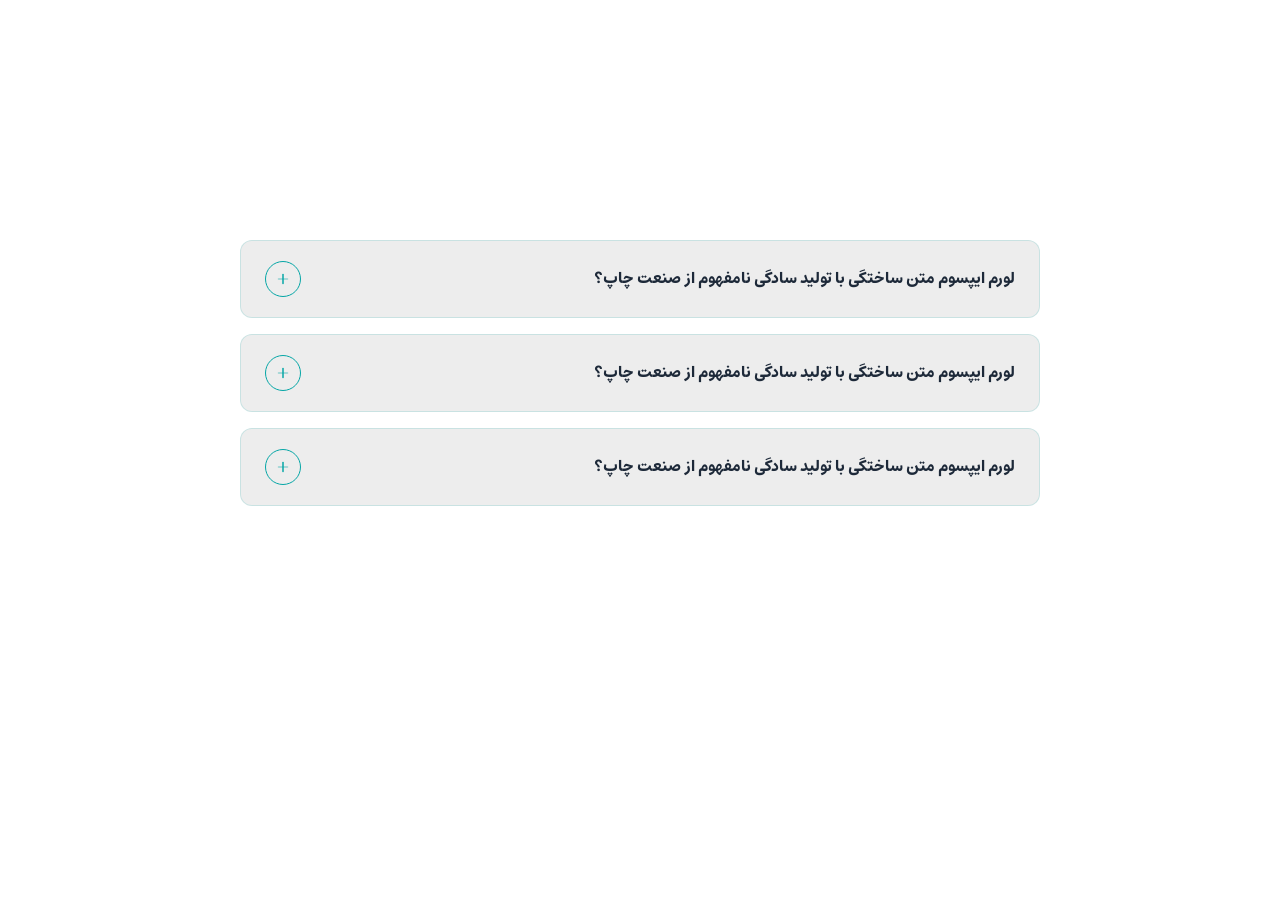
<file: Accordion/index.html>
<!DOCTYPE html>
<html lang="fa" dir="rtl">
<head>
    <meta charset="UTF-8">
    <meta name="viewport" content="width=device-width, initial-scale=1.0">
    <title>Accordion</title>
    <link rel="stylesheet" href="./app.css">
</head>
<body>
    <!-- sprite آیکون‌ها -->
    <svg hidden>
        <symbol id="icon-add" viewBox="0 0 18 18" fill="none">
            <path opacity="0.4" d="M4.5 9H13.5" stroke="currentColor" stroke-width="1.5" stroke-linecap="round"/>
            <path d="M9 13.5V4.5" stroke="currentColor" stroke-width="1.5" stroke-linecap="round"/>
        </symbol>
        <symbol id="icon-minus" viewBox="0 0 18 18" fill="none">
            <path d="M4.5 9H13.5" stroke="currentColor" stroke-width="1.5" stroke-linecap="round"/>
        </symbol>
    </svg>

    <main class="Accordion_list">
        <div class="Accordion">
            <button class="Accordion_header" type="button" aria-expanded="false">
                <span class="Accordion_title">لورم ایپسوم متن ساختگی با تولید سادگی نامفهوم از صنعت چاپ؟</span>
                <span class="Accordion_icon" aria-hidden="true">
                    <svg class="Accordion_icon-plus"><use href="#icon-add"></use></svg>
                    <svg class="Accordion_icon-minus"><use href="#icon-minus"></use></svg>
                </span>
            </button>
            <div class="Accordion_panel">
                <div class="Accordion_panel_inner">
                    <p class="Accordion_content">لورم ایپسوم متن ساختگی با تولید سادگی نامفهوم از صنعت چاپ و با استفاده از طراحان گرافیک است چاپگرها و متون بلکه روزنامه و مجله در ستون و سطرآنچنان که لازم است</p>
                </div>
            </div>
        </div>

        <div class="Accordion">
            <button class="Accordion_header" type="button" aria-expanded="false">
                <span class="Accordion_title">لورم ایپسوم متن ساختگی با تولید سادگی نامفهوم از صنعت چاپ؟</span>
                <span class="Accordion_icon" aria-hidden="true">
                    <svg class="Accordion_icon-plus"><use href="#icon-add"></use></svg>
                    <svg class="Accordion_icon-minus"><use href="#icon-minus"></use></svg>
                </span>
            </button>
            <div class="Accordion_panel">
                <div class="Accordion_panel_inner">
                    <p class="Accordion_content">لورم ایپسوم متن ساختگی با تولید سادگی نامفهوم از صنعت چاپ و با استفاده از طراحان گرافیک است چاپگرها و متون بلکه روزنامه و مجله در ستون و سطرآنچنان که لازم است</p>
                </div>
            </div>
        </div>

        <div class="Accordion">
            <button class="Accordion_header" type="button" aria-expanded="false">
                <span class="Accordion_title">لورم ایپسوم متن ساختگی با تولید سادگی نامفهوم از صنعت چاپ؟</span>
                <span class="Accordion_icon" aria-hidden="true">
                    <svg class="Accordion_icon-plus"><use href="#icon-add"></use></svg>
                    <svg class="Accordion_icon-minus"><use href="#icon-minus"></use></svg>
                </span>
            </button>
            <div class="Accordion_panel">
                <div class="Accordion_panel_inner">
                    <p class="Accordion_content">لورم ایپسوم متن ساختگی با تولید سادگی نامفهوم از صنعت چاپ و با استفاده از طراحان گرافیک است چاپگرها و متون بلکه روزنامه و مجله در ستون و سطرآنچنان که لازم است</p>
                </div>
            </div>
        </div>
    </main>

    <script>
        const accordions = document.querySelectorAll(".Accordion");

        accordions.forEach((accordion, index) => {
            const header = accordion.querySelector(".Accordion_header");
            const panel = accordion.querySelector(".Accordion_panel");
            const panelId = `accordion-panel-${index + 1}`;

            panel.id = panelId;
            header.setAttribute("aria-controls", panelId);

            header.addEventListener("click", () => {
                const isOpen = accordion.classList.toggle("Accordion--open");
                header.setAttribute("aria-expanded", isOpen);
            });
        });
    </script>
</body>
</html>
</file>
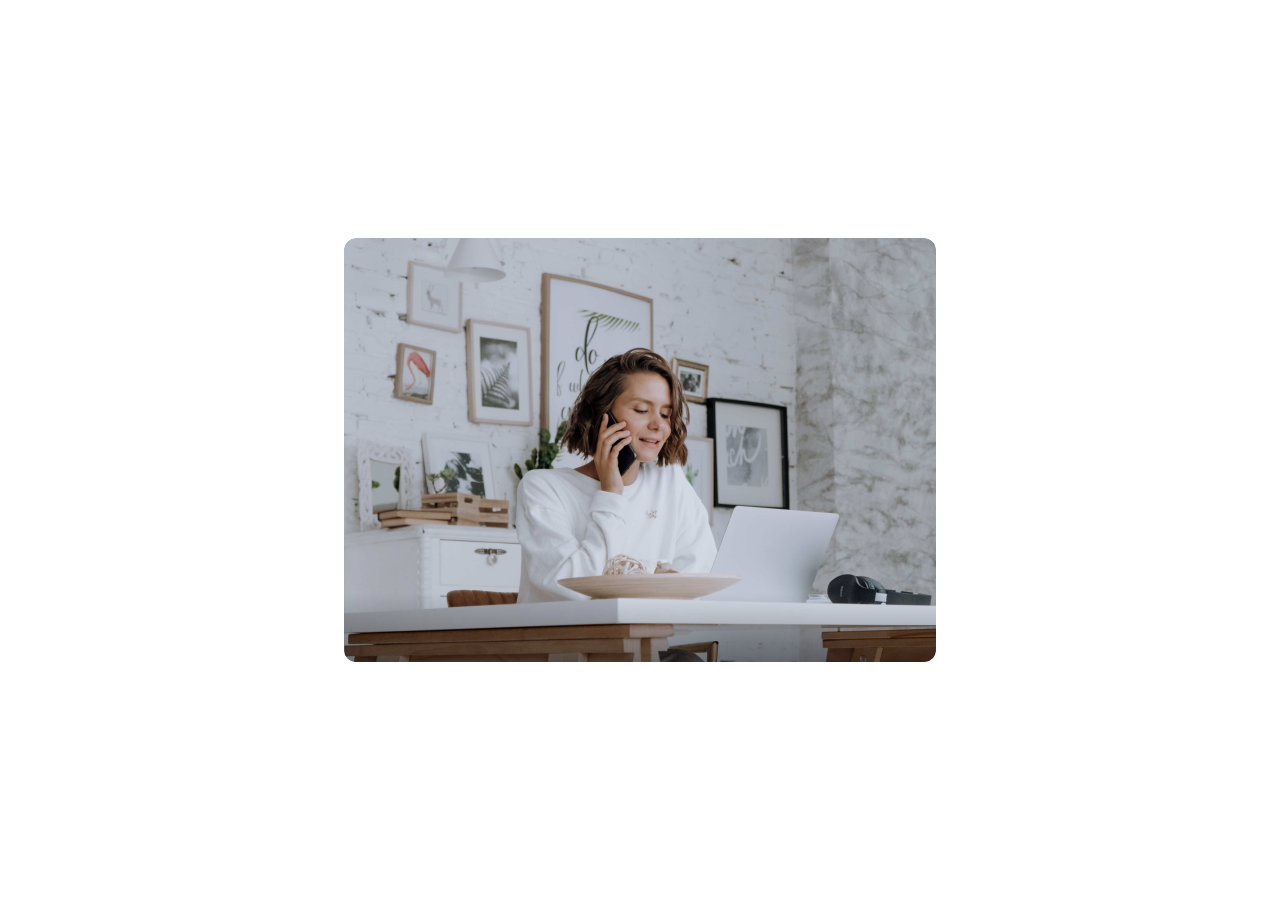
<file: Card/index.html>
<!DOCTYPE html>
<html lang="fa" dir="rtl">
<head>
    <meta charset="UTF-8">
    <meta name="viewport" content="width=device-width, initial-scale=1.0">
    <title>card</title>
</head>
<link rel="stylesheet" href="app.css">
<body>
    <div class="bg_card">

        <div class="card">

            <div class="card__icon1">

                <div class="nuambere">24</div>
                <div class="text_icon">
                   <svg xmlns="http://www.w3.org/2000/svg" width="24" height="24" viewBox="0 0 24 24" fill="none">
<path d="M22 6.25V11.35C22 12.62 21.58 13.69 20.83 14.43C20.09 15.18 19.02 15.6 17.75 15.6V17.41C17.75 18.09 16.99 18.5 16.43 18.12L15.46 17.48C15.55 17.17 15.59 16.83 15.59 16.47V12.4C15.59 10.36 14.23 9 12.19 9H5.39999C5.25999 9 5.13 9.01002 5 9.02002V6.25C5 3.7 6.7 2 9.25 2H17.75C20.3 2 22 3.7 22 6.25Z" stroke-width="1.5" stroke-miterlimit="10" stroke-linecap="round" stroke-linejoin="round" stroke="currentcolor"/>
<path d="M15.59 12.4V16.47C15.59 16.83 15.55 17.17 15.46 17.48C15.09 18.95 13.87 19.87 12.19 19.87H9.47L6.45 21.88C6 22.19 5.39999 21.86 5.39999 21.32V19.87C4.37999 19.87 3.53 19.53 2.94 18.94C2.34 18.34 2 17.49 2 16.47V12.4C2 10.5 3.18 9.19002 5 9.02002C5.13 9.01002 5.25999 9 5.39999 9H12.19C14.23 9 15.59 10.36 15.59 12.4Z" stroke-width="1.5" stroke-miterlimit="10" stroke-linecap="round" stroke-linejoin="round" stroke="currentcolor"/>
                    </svg>
                </div>
              </div>
            <div class="card__icon"><svg xmlns="http://www.w3.org/2000/svg" width="24" height="24" viewBox="0 0 24 24" fill="none">
             <path d="M12.62 20.81C12.28 20.93 11.72 20.93 11.38 20.81C8.48 19.82 2 15.69 2 8.68998C2 5.59998 4.49 3.09998 7.56 3.09998C9.38 3.09998 10.99 3.97998 12 5.33998C13.01 3.97998 14.63 3.09998 16.44 3.09998C19.51 3.09998 22 5.59998 22 8.68998C22 15.69 15.52 19.82 12.62 20.81Z" stroke-width="1.5" stroke-linecap="round" stroke-linejoin="round" stroke="currentcolor"/>
             </svg></div>
         </div>

         <div class="content_text">
            <div class="titel_text">بهتربن عکاسی از چهره</div>
            <div class="caption_text">لورم ایپسوم متن ساختگی با تولید سادگی نامفهوم از صنعت چاپ</div>
         </div>

      </div> 
</body>
</html>
</file>
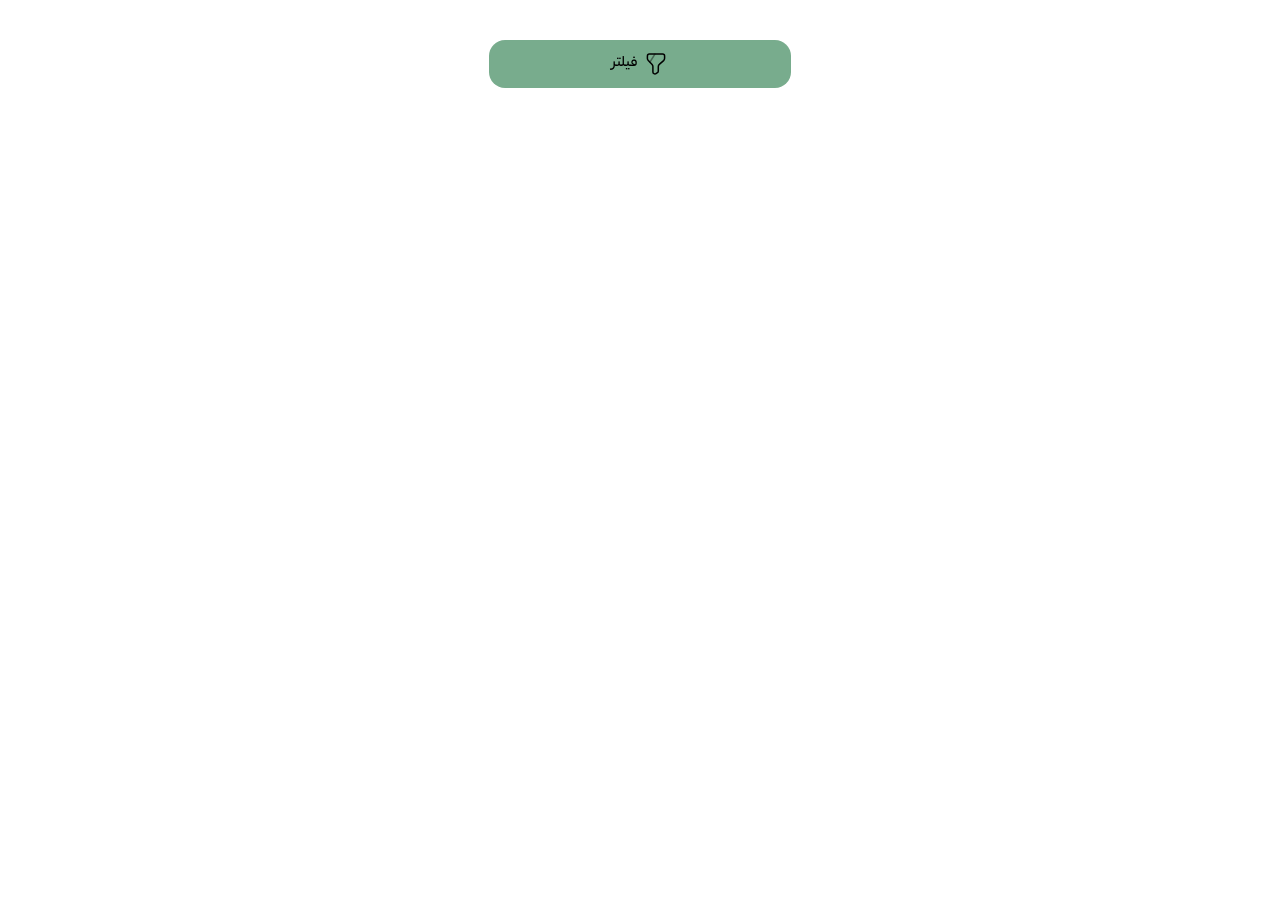
<file: Filter/index.html>
<!DOCTYPE html>
<html lang="fa" dir="rtl">
<head>
  <meta charset="UTF-8">
  <meta name="viewport" content="width=device-width, initial-scale=1.0">
  <title>فیلتر محصولات</title>
  <link rel="stylesheet" href="./app.css">
  <script src="./app.js" defer></script>
</head>
<body>

  <svg class="sprite" aria-hidden="true" focusable="false">
    <symbol id="icon-filter" viewBox="0 0 24 24" fill="none">
      <path d="M5.4 2.1h13.2c1.1 0 2 .9 2 2v2.2c0 .8-.5 1.8-1 2.3l-4.3 3.8c-.6.5-1 1.5-1 2.3V19c0 .6-.4 1.4-.9 1.7L12 21.6c-1.3.8-3.1-.1-3.1-1.7v-5.3c0-.7-.4-1.6-.8-2.1l-3.8-4c-.5-.5-.9-1.4-.9-2V4.2c0-1.2.9-2.1 2-2.1Z" stroke="currentColor" stroke-width="1.5" stroke-miterlimit="10" stroke-linecap="round" stroke-linejoin="round"/>
      <path opacity=".4" d="M10.93 2.1 6 10" stroke="currentColor" stroke-width="1.5" stroke-miterlimit="10" stroke-linecap="round" stroke-linejoin="round"/>
    </symbol>
    <symbol id="icon-close" viewBox="0 0 24 24" fill="none">
      <path d="M12 22c5.5 0 10-4.5 10-10S17.5 2 12 2 2 6.5 2 12s4.5 10 10 10Z" stroke="currentColor" stroke-width="1.5" stroke-linecap="round" stroke-linejoin="round"/>
      <g opacity=".4">
        <path d="m9.17 14.83 5.66-5.66M14.83 14.83 9.17 9.17" stroke="currentColor" stroke-width="1.5" stroke-linecap="round" stroke-linejoin="round"/>
      </g>
    </symbol>
    <symbol id="icon-chevron" viewBox="0 0 20 20" fill="none">
      <path d="m16.6 7.46-5.43 5.43a1.65 1.65 0 0 1-2.34 0L3.4 7.46" stroke="currentColor" stroke-width="1.5" stroke-miterlimit="10" stroke-linecap="round" stroke-linejoin="round"/>
    </symbol>
  </svg>

  <button class="filter-trigger" type="button" data-filter-open aria-haspopup="dialog" aria-controls="filterDialog">
    <svg class="icon" aria-hidden="true"><use href="#icon-filter"></use></svg>
    <span>فیلتر</span>
    <span class="filter-trigger__badge" data-filter-badge hidden></span>
  </button>

  <dialog class="filter" id="filterDialog" aria-labelledby="filterTitle">
    <form class="filter__form" id="filterForm" novalidate>

      <header class="filter__header">
        <h2 class="filter__title" id="filterTitle">فیلتر</h2>
        <button class="icon-btn" type="button" data-filter-close aria-label="بستن فیلتر">
          <svg class="icon" aria-hidden="true"><use href="#icon-close"></use></svg>
        </button>
      </header>

      <div class="filter__body">

        <section class="accordion" data-accordion>
          <h3 class="accordion__heading">
            <button class="row accordion__trigger" type="button" id="colorTrigger"
                    aria-expanded="false" aria-controls="colorPanel" data-accordion-trigger>
              <span>انتخاب رنگ</span>
              <svg class="icon accordion__icon" aria-hidden="true"><use href="#icon-chevron"></use></svg>
            </button>
          </h3>

          <div class="accordion__panel" id="colorPanel" role="region" aria-labelledby="colorTrigger">
            <div class="accordion__inner">
              <ul class="color-list">
                <li data-accordion-item>
                  <label class="option">
                    <span class="option__swatch" style="--swatch:#7B4800"></span>
                    <span class="option__text">قهوه‌ای</span>
                    <input class="checkbox" type="checkbox" name="color" value="brown">
                  </label>
                </li>
                <li data-accordion-item>
                  <label class="option">
                    <span class="option__swatch" style="--swatch:#230069"></span>
                    <span class="option__text">آبی کاربنی</span>
                    <input class="checkbox" type="checkbox" name="color" value="carbon-blue">
                  </label>
                </li>
                <li data-accordion-item>
                  <label class="option">
                    <span class="option__swatch" style="--swatch:#E8F220"></span>
                    <span class="option__text">زرد</span>
                    <input class="checkbox" type="checkbox" name="color" value="yellow">
                  </label>
                </li>
                <li data-accordion-item>
                  <label class="option">
                    <span class="option__swatch" style="--swatch:#9D0059"></span>
                    <span class="option__text">صورتی چرک</span>
                    <input class="checkbox" type="checkbox" name="color" value="dusty-pink">
                  </label>
                </li>
                <li data-accordion-item>
                  <label class="option">
                    <span class="option__swatch" style="--swatch:#FF0000"></span>
                    <span class="option__text">قرمز</span>
                    <input class="checkbox" type="checkbox" name="color" value="red">
                  </label>
                </li>
              </ul>
            </div>
          </div>
        </section>

        <label class="row">
          <span>فقط کالاهای موجود</span>
          <input class="switch" type="checkbox" role="switch" name="inStock">
        </label>

        <label class="row">
          <span>کالاهای تخفیف‌خورده</span>
          <input class="switch" type="checkbox" role="switch" name="discounted">
        </label>

      </div>

      <footer class="filter__footer">
        <button class="btn btn--primary" type="submit">اعمال فیلتر</button>
        <button class="btn btn--ghost" type="button" data-filter-reset disabled>حذف فیلترها</button>
      </footer>

    </form>
  </dialog>

</body>
</html>
</file>
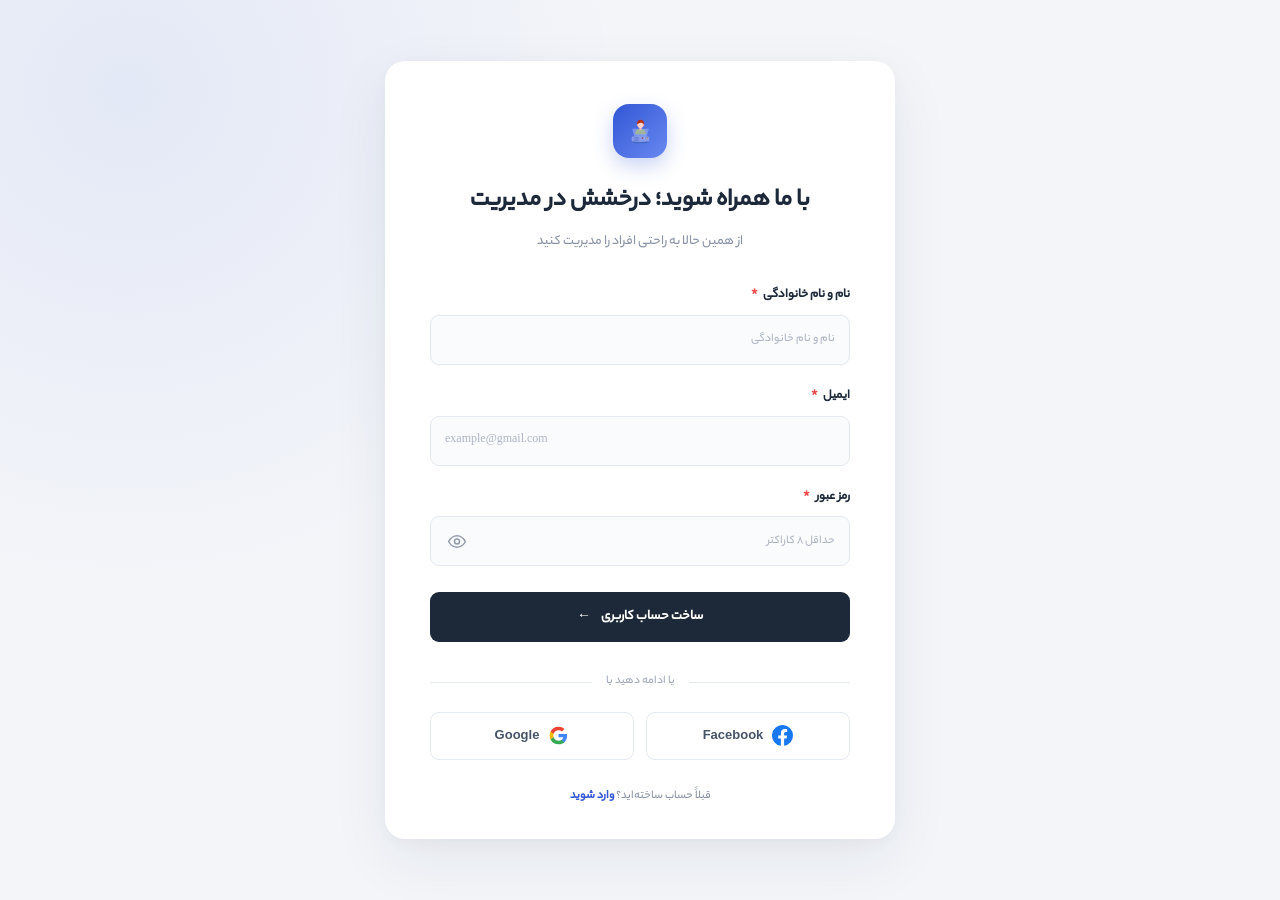
<file: form/index.html>
<!DOCTYPE html>
<html lang="fa" dir="rtl">

<head>
    <meta charset="UTF-8">
    <meta name="viewport" content="width=device-width, initial-scale=1.0">
    <meta name="theme-color" content="#F3F5F9">

    <title>ثبت نام | مدیریت آسان</title>

    <link rel="stylesheet" href="./app.css">
</head>

<body>

    <main class="page">

        <section class="form__content">

            

            <!-- Header -->

            <header class="form__header">

                <div class="form__logo">
                    <span><svg xmlns="http://www.w3.org/2000/svg" class="icon" style="width: 1em;height: 1em;vertical-align: middle;fill: #000000;overflow: hidden;" version="1.1" viewBox="0 0 1024 1024"><path d="M700.325647 620.513882c-125.560471 11.444706-251.105882 11.444706-376.651294 0a26.021647 26.021647 0 0 1-22.768941-32.225882c9.652706-38.957176 28.310588-105.261176 47.811764-125.982118 23.612235-25.088 109.327059-52.766118 146.176-63.819294a59.211294 59.211294 0 0 1 34.078118 0c36.879059 11.038118 122.669176 38.701176 146.296471 63.819294 19.516235 20.720941 38.174118 87.04 47.826823 125.982118a26.021647 26.021647 0 0 1-22.768941 32.225882z" fill="#AEC46E"/><path d="M646.415059 442.714353H377.494588c18.025412-9.487059 40.809412-18.567529 62.34353-26.157177h144.218353c21.684706 7.589647 44.318118 16.670118 62.343529 26.157177zM695.341176 498.010353H328.839529c4.216471-10.164706 8.538353-19.245176 12.875295-26.292706h340.615529c4.472471 7.047529 8.809412 16.128 13.010823 26.292706zM713.773176 553.306353H310.272c2.439529-8.673882 5.150118-17.468235 7.981176-26.292706h387.523765c2.846118 8.809412 5.556706 17.618824 7.981177 26.292706zM719.872 608.602353H304.173176a26.322824 26.322824 0 0 1-3.252705-20.329412c0.406588-1.882353 0.948706-3.915294 1.490823-5.963294H721.618824c0.542118 2.032941 0.948706 4.065882 1.490823 5.963294 1.761882 7.318588 0.406588 14.516706-3.252706 20.329412z" fill="#617F4D"/><path d="M568.003765 420.713412c-14.712471-19.154824-23.070118-43.971765-27.678118-62.674824h-56.560941c-4.638118 18.718118-13.025882 43.595294-27.708235 62.765177a15.043765 15.043765 0 0 0 3.553882 21.775059c9.276235 6.204235 25.328941 12.363294 52.464941 12.016941 25.825882 0.331294 41.637647-5.270588 51.094588-11.173647 8.116706-5.089882 10.511059-15.299765 4.818824-22.708706z" fill="#FEA9AD"/><path d="M656.112941 171.399529v69.571765H367.887059v-69.571765c0-79.510588 64.451765-144.112941 144.112941-144.112941 79.510588 0 144.112941 64.602353 144.112941 144.112941z" fill="#B53016"/><path d="M392.553412 245.564235m-35.297883 0a35.297882 35.297882 0 1 0 70.595765 0 35.297882 35.297882 0 1 0-70.595765 0Z" fill="#FEA9AD"/><path d="M631.431529 245.564235m-35.297882 0a35.297882 35.297882 0 1 0 70.595765 0 35.297882 35.297882 0 1 0-70.595765 0Z" fill="#FEA9AD"/><path d="M631.371294 256.165647c0 68.668235-58.036706 123.858824-127.548235 119.175529-63.382588-4.276706-111.194353-59.858824-111.194353-123.392v-48.24847c0-7.875765 6.430118-14.305882 14.305882-14.200471 2.409412 0.030118 4.803765 0.075294 7.152941 0.030118a97.430588 97.430588 0 0 0 43.91153-11.580235 93.967059 93.967059 0 0 0 14.110117-9.321412c7.905882-6.339765 15.104-14.110118 24.696471-17.212235 11.444706-3.538824 23.597176 0.135529 35.312941 3.102117 12.694588 3.252706 25.690353 5.511529 38.821647 6.776471 2.831059 0.150588 5.782588 0.421647 8.056471 2.108235 2.680471 1.987765 3.809882 5.376 5.49647 8.192 1.551059 2.56 3.523765 4.517647 5.782589 6.354824 4.517647 3.674353 10.450824 6.083765 16.112941 7.770353 5.526588 1.746824 11.294118 3.267765 16.564706 5.632a13.944471 13.944471 0 0 1 7.981176 12.649411c0.180706 16.368941 0.436706 52.163765 0.436706 52.163765z" fill="#FFCECF"/><path d="M743.830588 784.715294H280.184471l-110.230589-385.249882h684.092236z" fill="#D1DAFE" opacity=".36"/><path d="M837.722353 942.260706a47.706353 47.706353 0 0 1-42.767059 41.261176 3056.926118 3056.926118 0 0 1-569.072941-0.150588c-21.232941-1.957647-39.454118-18.070588-42.465882-39.303529-6.475294-45.025882-2.710588-96.978824 7.830588-152.094118h640c14.607059 54.964706 11.294118 113.392941 6.475294 150.287059z" fill="#4269C4"/><path d="M868.592941 891.512471a36.291765 36.291765 0 0 1-31.472941 29.063529c-216.847059 23.792941-433.694118 23.943529-650.390588 0.150588-16.564706-1.807059-29.515294-14.908235-31.774118-31.472941-6.625882-49.543529-7.830588-96.828235-1.054118-141.101176 2.56-16.263529 15.510588-29.063529 31.924706-30.870589a3064.771765 3064.771765 0 0 1 649.938824 0c16.112941 1.807059 28.912941 14.305882 31.623529 30.418824 9.185882 53.458824 9.637647 101.496471 1.204706 143.811765z" fill="#8A9BEA"/><path d="M821.323294 772.156235c0 15.344941-12.378353 27.708235-27.708235 27.708236s-27.708235-12.363294-27.708235-27.708236c0-15.329882 12.363294-27.708235 27.708235-27.708235s27.708235 12.378353 27.708235 27.708235zM726.347294 772.156235c0 15.344941-12.378353 27.708235-27.708235 27.708236s-27.708235-12.363294-27.708235-27.708236c0-15.329882 12.363294-27.708235 27.708235-27.708235s27.708235 12.378353 27.708235 27.708235zM631.371294 772.156235c0 15.344941-12.378353 27.708235-27.708235 27.708236s-27.723294-12.363294-27.723294-27.708236c0-15.329882 12.378353-27.708235 27.708235-27.708235s27.708235 12.378353 27.708235 27.708235z" fill="#4269C4"/><path d="M811.565176 781.914353c0 15.344941-12.378353 27.708235-27.708235 27.708235a27.678118 27.678118 0 0 1-27.708235-27.708235c0-15.329882 12.363294-27.708235 27.708235-27.708235 15.329882 0 27.708235 12.378353 27.708235 27.708235z" fill="#FBAD3E"/><path d="M716.589176 781.914353c0 15.344941-12.378353 27.708235-27.708235 27.708235s-27.708235-12.363294-27.708235-27.708235c0-15.329882 12.363294-27.708235 27.708235-27.708235s27.708235 12.378353 27.708235 27.708235z" fill="#D1DAFE"/><path d="M621.613176 781.914353c0 15.344941-12.378353 27.708235-27.708235 27.708235s-27.723294-12.363294-27.723294-27.708235c0-15.329882 12.378353-27.708235 27.708235-27.708235s27.708235 12.378353 27.708236 27.708235z" fill="#B53016"/><path d="M206.351059 760.395294c45.372235-9.005176 90.744471-11.038118 136.131765-11.414588 45.372235 0.331294 90.744471 2.364235 136.131764 11.414588-45.387294 9.065412-90.759529 11.083294-136.131764 11.414588-45.387294-0.376471-90.759529-2.409412-136.131765-11.414588zM206.351059 819.245176c45.372235-9.020235 90.744471-11.038118 136.131765-11.414588 45.372235 0.331294 90.744471 2.349176 136.131764 11.414588-45.387294 9.050353-90.759529 11.083294-136.131764 11.414589-45.387294-0.391529-90.759529-2.409412-136.131765-11.414589zM206.351059 878.08c45.372235-8.990118 90.744471-11.023059 136.131765-11.399529 45.372235 0.331294 90.744471 2.349176 136.131764 11.399529-45.387294 9.065412-90.759529 11.098353-136.131764 11.429647-45.387294-0.391529-90.759529-2.409412-136.131765-11.429647z" fill="#4269C4"/></svg></span>
                </div>

                <h1 class="form__text_title">
                    با ما همراه شوید؛ درخشش در مدیریت
                </h1>

                <p class="form__text_2">
                    از همین حالا به راحتی افراد را مدیریت کنید
                </p>

            </header>

            <!-- Form -->

            <form action="#" method="post" class="form">

                <!-- Full Name -->

                <div class="form__group">

                    <label for="name" class="inputName">
                        نام و نام خانوادگی
                        <span>*</span>
                    </label>

                    <input
                        class="input_form"
                        id="name"
                        type="text"
                        name="name"
                        placeholder="نام و نام خانوادگی"
                        autocomplete="name"
                        required
                    >

                </div>

                <!-- Email -->

                <div class="form__group">

                    <label for="email" class="inputName">
                        ایمیل
                        <span>*</span>
                    </label>

                    <input
                        class="input_form"
                        id="email"
                        type="email"
                        name="email"
                        placeholder="example@gmail.com"
                        autocomplete="email"
                        dir="ltr"
                        required
                    >

                </div>

                <!-- Password -->

                <div class="form__group">

                    <label for="password" class="inputName">
                        رمز عبور
                        <span>*</span>
                    </label>

                    <div class="password__wrapper">

                        <input
                            class="input_form"
                            id="password"
                            type="password"
                            name="password"
                            placeholder="حداقل ۸ کاراکتر"
                            autocomplete="new-password"
                            minlength="8"
                            required
                        >

                        <label
                            for="showPassword"
                            class="password__toggle"
                            aria-label="نمایش رمز عبور"
                        >

                            <input
                                type="checkbox"
                                id="showPassword"
                                class="password__checkbox"
                            >

                            <svg class="eye__open"
                                 viewBox="0 0 24 24"
                                 fill="none"
                                 stroke="currentColor"
                                 stroke-width="1.8"
                                 stroke-linecap="round"
                                 stroke-linejoin="round">

                                <path d="M2 12s3.5-7 10-7 10 7 10 7-3.5 7-10 7S2 12 2 12Z"/>
                                <circle cx="12" cy="12" r="3"/>

                            </svg>

                            <svg class="eye__closed"
                                 viewBox="0 0 24 24"
                                 fill="none"
                                 stroke="currentColor"
                                 stroke-width="1.8"
                                 stroke-linecap="round"
                                 stroke-linejoin="round">

                                <path d="m3 3 18 18"/>
                                <path d="M10.6 10.6a2 2 0 0 0 2.8 2.8"/>
                                <path d="M9.9 5.2A11 11 0 0 1 12 5c6.5 0 10 7 10 7a16 16 0 0 1-3.1 3.8"/>
                                <path d="M6.2 6.2C3.5 8 2 12 2 12s3.5 7 10 7c1.1 0 2.1-.2 3-.5"/>

                            </svg>

                        </label>

                    </div>

                </div>

                <!-- Submit -->

                <button type="submit" class="submit__form_btn">

                    <span>ساخت حساب کاربری</span>

                    <span class="btn__arrow">←</span>

                </button>

            </form>

            <!-- Divider -->

            <div class="form__divider">
                <span>یا ادامه دهید با</span>
            </div>

            <!-- Social Login -->

            <div class="social__buttons">

                <button type="button" class="social__btn">

                    <svg viewBox="0 0 24 24" width="21" height="21">
                        <path fill="#1877F2" d="M24 12a12 12 0 1 0-13.875 11.85v-8.38H7.08V12h3.045V9.35c0-3.005 1.79-4.665 4.53-4.665 1.31 0 2.68.235 2.68.235v2.95h-1.51c-1.49 0-1.955.925-1.955 1.875V12h3.325l-.53 3.47h-2.795v8.38A12.002 12.002 0 0 0 24 12Z"/>
                    </svg>

                    Facebook

                </button>

                <button type="button" class="social__btn">

                    <svg viewBox="0 0 48 48" width="21" height="21">

                        <path fill="#4285F4" d="M43.6 24.5c0-1.4-.1-2.8-.4-4.1H24v7.8h11c-.5 2.5-1.9 4.6-4.1 6v5h6.7c3.9-3.6 6-8.8 6-14.7Z"/>

                        <path fill="#34A853" d="M24 44c5.5 0 10.1-1.8 13.5-4.8l-6.7-5c-1.8 1.2-4.1 1.9-6.8 1.9-5.2 0-9.6-3.5-11.2-8.2H5.9v5.1A20 20 0 0 0 24 44Z"/>

                        <path fill="#FBBC05" d="M12.8 27.9a12 12 0 0 1 0-7.8V15H5.9a20 20 0 0 0 0 17.9l6.9-5Z"/>

                        <path fill="#EA4335" d="M24 11.9c3 0 5.7 1 7.8 3.1l5.9-5.9C34.1 5.8 29.5 4 24 4A20 20 0 0 0 5.9 15l6.9 5c1.6-4.7 6-8.1 11.2-8.1Z"/>

                    </svg>

                    Google

                </button>

            </div>

            <!-- Footer -->

            <footer class="form__footer">

                قبلاً حساب ساخته‌اید؟

                <a href="#">وارد شوید</a>

            </footer>

        </section>

    </main>

</body>
</html>
</file>
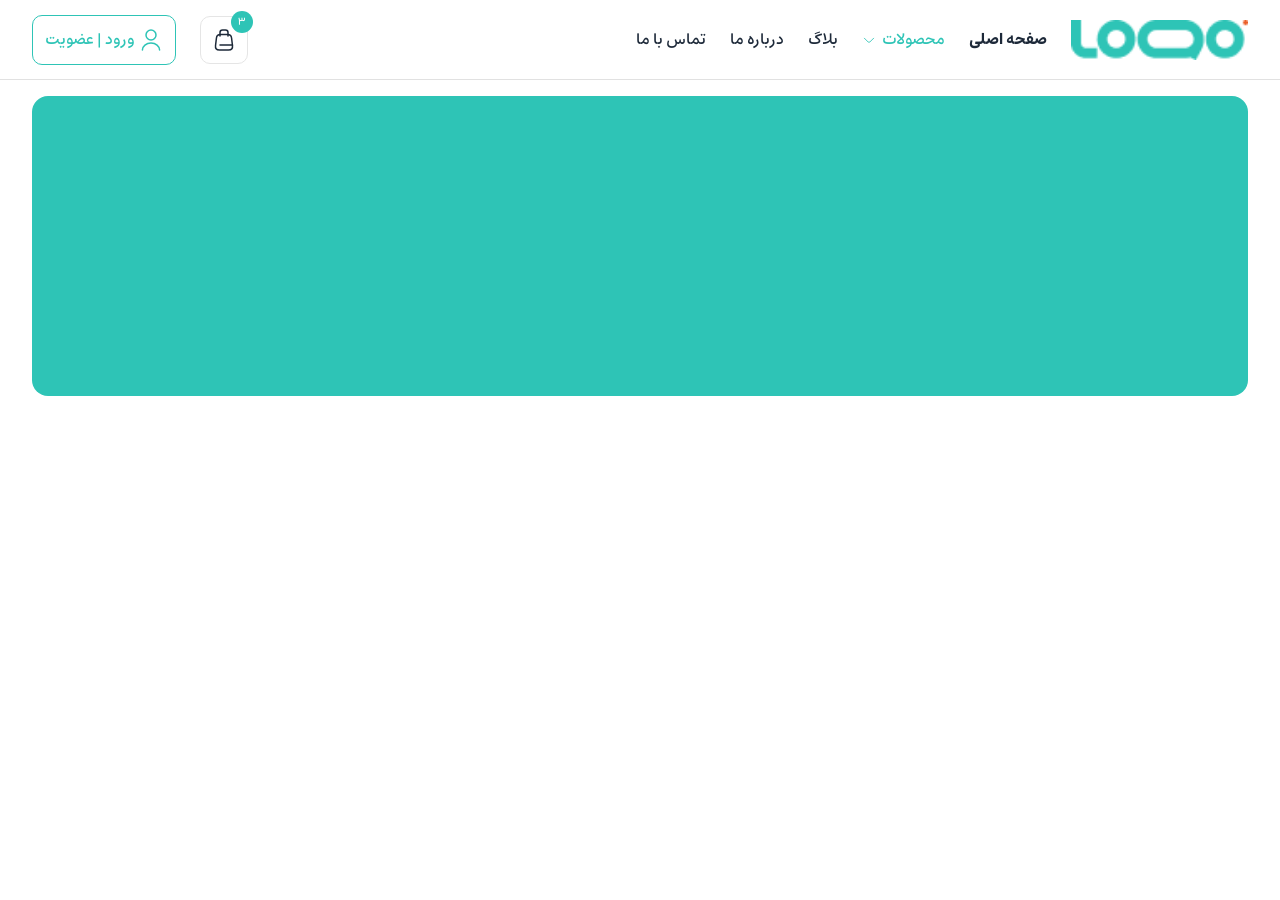
<file: Header/index.html>
<!DOCTYPE html>
<html lang="fa" dir="rtl">
<head>
  <meta charset="UTF-8">
  <meta name="viewport" content="width=device-width, initial-scale=1.0">
  <title>هدر فروشگاه</title>
  <link rel="stylesheet" href="app3.css">
  <script src="app3.js" defer></script>
</head>
<body>

  <!-- آیکون‌ها: یک بار تعریف می‌شوند و با <use href="#i-..."> استفاده می‌شوند -->
  <svg xmlns="http://www.w3.org/2000/svg" width="0" height="0" style="position:absolute" aria-hidden="true" focusable="false">
    <symbol id="i-menu" viewBox="0 0 24 24">
      <path d="M3 7H21"/><path d="M3 12H21"/><path d="M3 17H21"/>
    </symbol>
    <symbol id="i-chevron-down" viewBox="0 0 24 24">
      <path d="M19.9201 8.94995L13.4001 15.47C12.6301 16.24 11.3701 16.24 10.6001 15.47L4.08008 8.94995"/>
    </symbol>
    <symbol id="i-chevron-left" viewBox="0 0 24 24">
      <path d="M15 19.9201L8.47997 13.4001C7.70997 12.6301 7.70997 11.3701 8.47997 10.6001L15 4.08008"/>
    </symbol>
    <symbol id="i-bag" viewBox="0 0 24 24">
      <path d="M8.39999 6.5H15.6C19 6.5 19.34 8.09 19.57 10.03L20.47 17.53C20.76 19.99 20 22 16.5 22H7.50999C3.99999 22 3.23999 19.99 3.53999 17.53L4.44 10.03C4.66 8.09 4.99999 6.5 8.39999 6.5Z"/>
      <path d="M8 8V4.5C8 3 9 2 10.5 2H13.5C15 2 16 3 16 4.5V8"/>
      <path d="M20.41 17.03H8"/>
    </symbol>
    <symbol id="i-remove" viewBox="0 0 24 24">
      <path d="M14.9 2H9.10001C8.42001 2 7.46 2.4 6.98 2.88L2.88 6.98001C2.4 7.46001 2 8.42001 2 9.10001V14.9C2 15.58 2.4 16.54 2.88 17.02L6.98 21.12C7.46 21.6 8.42001 22 9.10001 22H14.9C15.58 22 16.54 21.6 17.02 21.12L21.12 17.02C21.6 16.54 22 15.58 22 14.9V9.10001C22 8.42001 21.6 7.46001 21.12 6.98001L17.02 2.88C16.54 2.4 15.58 2 14.9 2Z"/>
      <path d="M8.5 15.5L15.5 8.5"/><path d="M15.5 15.5L8.5 8.5"/>
    </symbol>
    <symbol id="i-close" viewBox="0 0 24 24">
      <path d="M12 22C17.5 22 22 17.5 22 12C22 6.5 17.5 2 12 2C6.5 2 2 6.5 2 12C2 17.5 6.5 22 12 22Z"/>
      <path d="M9.16998 14.83L14.83 9.17004"/><path d="M14.83 14.83L9.16998 9.17004"/>
    </symbol>
    <symbol id="i-wallet" viewBox="0 0 24 24">
      <path d="M19.3 7.91998V13.07C19.3 16.15 17.54 17.47 14.9 17.47H6.10995C5.65995 17.47 5.22996 17.43 4.82996 17.34C4.57996 17.3 4.33996 17.23 4.11996 17.15C2.61996 16.59 1.70996 15.29 1.70996 13.07V7.91998C1.70996 4.83998 3.46995 3.52002 6.10995 3.52002H14.9C17.14 3.52002 18.75 4.47001 19.18 6.64001C19.25 7.04001 19.3 7.44998 19.3 7.91998Z"/>
      <path d="M22.3011 10.9201V16.0701C22.3011 19.1501 20.5411 20.4701 17.9011 20.4701H9.11105C8.37105 20.4701 7.70106 20.3701 7.12106 20.1501C5.93106 19.7101 5.12105 18.8001 4.83105 17.3401C5.23105 17.4301 5.66105 17.4701 6.11105 17.4701H14.9011C17.5411 17.4701 19.3011 16.1501 19.3011 13.0701V7.9201C19.3011 7.4501 19.2611 7.03014 19.1811 6.64014C21.0811 7.04014 22.3011 8.38011 22.3011 10.9201Z"/>
      <path d="M13.1384 10.4999C13.1384 11.9579 11.9564 13.1399 10.4984 13.1399C9.04038 13.1399 7.8584 11.9579 7.8584 10.4999C7.8584 9.04185 9.04038 7.85986 10.4984 7.85986C11.9564 7.85986 13.1384 9.04185 13.1384 10.4999Z"/>
      <path d="M4.78003 8.30005V12.7001"/><path d="M16.2217 8.30029V12.7003"/>
    </symbol>
    <symbol id="i-arrow-left" viewBox="0 0 24 24">
      <path d="M9.57 5.92993L3.5 11.9999L9.57 18.0699"/><path d="M20.5 12H3.67004"/>
    </symbol>
    <symbol id="i-user" viewBox="0 0 24 24">
      <path d="M20.5899 22C20.5899 18.13 16.7399 15 11.9999 15C7.25991 15 3.40991 18.13 3.40991 22"/>
      <path d="M17 7C17 9.76142 14.7614 12 12 12C9.23858 12 7 9.76142 7 7C7 4.23858 9.23858 2 12 2C14.7614 2 17 4.23858 17 7Z"/>
    </symbol>
    <symbol id="i-cart" viewBox="0 0 24 24">
      <path d="M2 2H3.74001C4.82001 2 5.67 2.93 5.58 4L4.75 13.96C4.61 15.59 5.89999 16.99 7.53999 16.99H18.19C19.63 16.99 20.89 15.81 21 14.38L21.54 6.88C21.66 5.22 20.4 3.87 18.73 3.87H5.82001"/>
      <path d="M17.5 20.75C17.5 21.4404 16.9404 22 16.25 22C15.5596 22 15 21.4404 15 20.75C15 20.0596 15.5596 19.5 16.25 19.5C16.9404 19.5 17.5 20.0596 17.5 20.75Z"/>
      <path d="M9.5 20.75C9.5 21.4404 8.94036 22 8.25 22C7.55964 22 7 21.4404 7 20.75C7 20.0596 7.55964 19.5 8.25 19.5C8.94036 19.5 9.5 20.0596 9.5 20.75Z"/>
      <path d="M9 8H21"/>
    </symbol>
    <symbol id="i-discount" viewBox="0 0 24 24">
      <path d="M3.9889 14.6604L2.46891 13.1404C1.84891 12.5204 1.84891 11.5004 2.46891 10.8804L3.9889 9.36039C4.2489 9.10039 4.4589 8.59038 4.4589 8.23038V6.08036C4.4589 5.20036 5.1789 4.48038 6.0589 4.48038H8.2089C8.5689 4.48038 9.0789 4.27041 9.3389 4.01041L10.8589 2.49039C11.4789 1.87039 12.4989 1.87039 13.1189 2.49039L14.6389 4.01041C14.8989 4.27041 15.4089 4.48038 15.7689 4.48038H17.9189C18.7989 4.48038 19.5189 5.20036 19.5189 6.08036V8.23038C19.5189 8.59038 19.7289 9.10039 19.9889 9.36039L21.5089 10.8804C22.1289 11.5004 22.1289 12.5204 21.5089 13.1404L19.9889 14.6604C19.7289 14.9204 19.5189 15.4304 19.5189 15.7904V17.9403C19.5189 18.8203 18.7989 19.5404 17.9189 19.5404H15.7689C15.4089 19.5404 14.8989 19.7504 14.6389 20.0104L13.1189 21.5304C12.4989 22.1504 11.4789 22.1504 10.8589 21.5304L9.3389 20.0104C9.0789 19.7504 8.5689 19.5404 8.2089 19.5404H6.0589C5.1789 19.5404 4.4589 18.8203 4.4589 17.9403V15.7904C4.4589 15.4204 4.2489 14.9104 3.9889 14.6604Z"/>
      <path d="M9 15L15 9"/>
      <path d="M14.4945 14.5H14.5035" stroke-width="2"/>
      <path d="M9.49451 9.5H9.50349" stroke-width="2"/>
    </symbol>
    <symbol id="i-club" viewBox="0 0 24 24">
      <path d="M21.08 8.58003V15.42C21.08 16.54 20.48 17.58 19.51 18.15L13.57 21.58C12.6 22.14 11.4 22.14 10.42 21.58L4.48003 18.15C3.51003 17.59 2.91003 16.55 2.91003 15.42V8.58003C2.91003 7.46003 3.51003 6.41999 4.48003 5.84999L10.42 2.42C11.39 1.86 12.59 1.86 13.57 2.42L19.51 5.84999C20.48 6.41999 21.08 7.45003 21.08 8.58003Z"/>
      <path d="M14.33 8.67004C14.33 9.95687 13.2869 11.0001 12 11.0001C10.7132 11.0001 9.67004 9.95687 9.67004 8.67004C9.67004 7.38322 10.7132 6.34009 12 6.34009C13.2869 6.34009 14.33 7.38322 14.33 8.67004Z"/>
      <path d="M16 16.6601C16 14.8601 14.21 13.4001 12 13.4001C9.79 13.4001 8 14.8601 8 16.6601"/>
    </symbol>
    <symbol id="i-search" viewBox="0 0 24 24">
      <path d="M21 11.5C21 16.7467 16.7467 21 11.5 21C6.25329 21 2 16.7467 2 11.5C2 6.25329 6.25329 2 11.5 2C16.7467 2 21 6.25329 21 11.5Z"/>
      <path d="M22 22L20 20"/>
    </symbol>
    <symbol id="i-grid" viewBox="0 0 24 24">
      <path d="M22 8.52V3.98C22 2.57 21.36 2 19.77 2H15.73C14.14 2 13.5 2.57 13.5 3.98V8.51C13.5 9.93 14.14 10.49 15.73 10.49H19.77C21.36 10.5 22 9.93 22 8.52Z"/>
      <path d="M22 19.77V15.73C22 14.14 21.36 13.5 19.77 13.5H15.73C14.14 13.5 13.5 14.14 13.5 15.73V19.77C13.5 21.36 14.14 22 15.73 22H19.77C21.36 22 22 21.36 22 19.77Z"/>
      <path d="M10.5 8.52V3.98C10.5 2.57 9.86 2 8.27 2H4.23C2.64 2 2 2.57 2 3.98V8.51C2 9.93 2.64 10.49 4.23 10.49H8.27C9.86 10.5 10.5 9.93 10.5 8.52Z"/>
      <path d="M10.5 19.77V15.73C10.5 14.14 9.86 13.5 8.27 13.5H4.23C2.64 13.5 2 14.14 2 15.73V19.77C2 21.36 2.64 22 4.23 22H8.27C9.86 22 10.5 21.36 10.5 19.77Z"/>
    </symbol>
  </svg>

  <header class="site-header">
    <div class="container site-header__inner">

      <!-- دکمه همبرگری (فقط موبایل) -->
      <button class="icon-btn icon-btn--plain hamburger" type="button" data-nav-toggle
              aria-label="باز کردن منو" aria-controls="main-nav" aria-expanded="false">
        <svg class="icon" aria-hidden="true"><use href="#i-menu"/></svg>
      </button>

      <a class="logo" href="#">
        <img src="../img/logo.png" alt="لوگوی فروشگاه">
      </a>

      <!-- منوی اصلی: در دسکتاپ افقی است و در موبایل به کشوی کناری تبدیل می‌شود -->
      <nav class="main-nav" id="main-nav" aria-label="منوی اصلی">
        <div class="drawer-head">
          <p class="drawer-title">منو</p>
          <button class="icon-btn icon-btn--sm" type="button" data-close aria-label="بستن منو">
            <svg class="icon" aria-hidden="true"><use href="#i-close"/></svg>
          </button>
        </div>

        <ul class="menu">
          <li class="menu__item">
            <a class="menu__link" href="#" aria-current="page">صفحه اصلی</a>
          </li>

          <li class="menu__item menu__item--has-sub">
            <a class="menu__link menu__link--accent" href="#" data-toggle aria-haspopup="true">
              محصولات
              <svg class="icon icon--xs" aria-hidden="true"><use href="#i-chevron-down"/></svg>
            </a>

            <div class="mega">
              <ul class="mega__cats">
                <li class="mega__cat">
                  <a class="mega__link" href="#" data-toggle>
                    کفش مردانه
                    <svg class="icon icon--sm" aria-hidden="true"><use href="#i-chevron-left"/></svg>
                  </a>
                  <ul class="mega__sub">
                    <li><a href="#">کفش اسپرت مردانه</a></li>
                    <li><a href="#">صندل مردانه</a></li>
                    <li><a href="#">بوت مردانه</a></li>
                    <li><a href="#">کفش کالج مردانه</a></li>
                    <li><a href="#">دمپایی مردانه</a></li>
                    <li><a href="#">نیم‌بوت مردانه</a></li>
                  </ul>
                </li>

                <li class="mega__cat">
                  <a class="mega__link" href="#" data-toggle>
                    لباس‌های مردانه
                    <svg class="icon icon--sm" aria-hidden="true"><use href="#i-chevron-left"/></svg>
                  </a>
                  <ul class="mega__sub">
                    <li><a href="#">تی‌شرت</a></li>
                    <li><a href="#">هودی</a></li>
                    <li><a href="#">مجلسی</a></li>
                    <li><a href="#">لش</a></li>
                    <li><a href="#">جوان‌پسند</a></li>
                  </ul>
                </li>

                <li class="mega__cat">
                  <a class="mega__link" href="#" data-toggle>
                    کفش زنانه
                    <svg class="icon icon--sm" aria-hidden="true"><use href="#i-chevron-left"/></svg>
                  </a>
                  <ul class="mega__sub">
                    <li><a href="#">کفش اسپرت زنانه</a></li>
                    <li><a href="#">صندل زنانه</a></li>
                    <li><a href="#">بوت زنانه</a></li>
                  </ul>
                </li>

                <li class="mega__cat">
                  <a class="mega__link" href="#" data-toggle>
                    پالتو، بارانی و کاپشن مردانه
                    <svg class="icon icon--sm" aria-hidden="true"><use href="#i-chevron-left"/></svg>
                  </a>
                  <ul class="mega__sub">
                    <li><a href="#">پالتو</a></li>
                    <li><a href="#">بارانی</a></li>
                    <li><a href="#">کاپشن</a></li>
                    <li><a href="#">پافر</a></li>
                  </ul>
                </li>

                <li class="mega__cat">
                  <a class="mega__link" href="#" data-toggle>
                    کیف مردانه
                    <svg class="icon icon--sm" aria-hidden="true"><use href="#i-chevron-left"/></svg>
                  </a>
                  <ul class="mega__sub">
                    <li><a href="#">کیف پول</a></li>
                    <li><a href="#">کیف دستی</a></li>
                  </ul>
                </li>

                <li class="mega__cat">
                  <a class="mega__link" href="#" data-toggle>
                    اکسسوری زنانه
                    <svg class="icon icon--sm" aria-hidden="true"><use href="#i-chevron-left"/></svg>
                  </a>
                  <ul class="mega__sub">
                    <li><a href="#">گوشواره</a></li>
                    <li><a href="#">گردنبند</a></li>
                    <li><a href="#">دستبند</a></li>
                    <li><a href="#">انگشتر</a></li>
                  </ul>
                </li>
              </ul>
            </div>
          </li>

          <li class="menu__item"><a class="menu__link" href="#">بلاگ</a></li>
          <li class="menu__item"><a class="menu__link" href="#">درباره ما</a></li>
          <li class="menu__item"><a class="menu__link" href="#">تماس با ما</a></li>
        </ul>

        <!-- فقط در کشوی موبایل دیده می‌شود -->
        <a class="btn btn--outline drawer-signin" href="#">
          <svg class="icon" aria-hidden="true"><use href="#i-user"/></svg>
          ورود | عضویت
        </a>
      </nav>

      <div class="header-actions">
        <div class="cart">
          <button class="icon-btn cart__toggle" type="button" data-cart-toggle
                  aria-label="سبد خرید" aria-controls="cart-panel" aria-expanded="false">
            <span class="badge num" data-cart-count>0</span>
            <svg class="icon" aria-hidden="true"><use href="#i-bag"/></svg>
          </button>

          <!-- یک سبد برای همه‌ی اندازه‌ها: در دسکتاپ کشویی، در موبایل کشوی کناری -->
          <section class="cart__panel" id="cart-panel" aria-label="سبد خرید">
            <div class="cart__head">
              <h2 class="cart__title">سبد خرید</h2>
              <span class="cart__count num" data-cart-summary></span>
              <button class="icon-btn icon-btn--sm cart__close" type="button" data-close aria-label="بستن سبد خرید">
                <svg class="icon" aria-hidden="true"><use href="#i-close"/></svg>
              </button>
            </div>

            <ul class="cart__list" data-cart-list></ul>

            <div class="cart__footer" data-cart-footer>
              <div class="cart__total">
                <span class="cart__total-label">
                  <svg class="icon" aria-hidden="true"><use href="#i-wallet"/></svg>
                  مجموع هزینه‌ها:
                </span>
                <span>
                  <span class="num" data-cart-total></span>
                  <span class="cart__currency">تومان</span>
                </span>
              </div>
              <a class="btn btn--primary btn--block" href="#">
                تسویه حساب
                <svg class="icon" aria-hidden="true"><use href="#i-arrow-left"/></svg>
              </a>
            </div>
          </section>
        </div>

        <a class="btn btn--outline signin" href="#">
          <svg class="icon" aria-hidden="true"><use href="#i-user"/></svg>
          ورود | عضویت
        </a>
      </div>

    </div>
  </header>

  <main class="container">
    <section class="hero" aria-label="بنر اصلی"></section>
  </main>

  <div class="overlay" aria-hidden="true"></div>

  <!-- نوار پایین (فقط موبایل) -->
  <nav class="bottom-nav" aria-label="ناوبری سریع">
    <div class="bottom-nav__inner">
      <button class="bottom-nav__link" type="button" data-cart-toggle aria-controls="cart-panel" aria-expanded="false">
        <svg class="icon" aria-hidden="true"><use href="#i-cart"/></svg>
        <span>سبد خرید</span>
      </button>
      <a class="bottom-nav__link is-accent" href="#">
        <svg class="icon" aria-hidden="true"><use href="#i-discount"/></svg>
        <span>تخفیفات</span>
      </a>

      <button class="bottom-nav__center" type="button" data-nav-toggle
              aria-label="دسته‌بندی‌ها" aria-controls="main-nav" aria-expanded="false">
        <svg class="icon" aria-hidden="true"><use href="#i-grid"/></svg>
      </button>

      <a class="bottom-nav__link" href="#">
        <svg class="icon" aria-hidden="true"><use href="#i-club"/></svg>
        <span>کلاب</span>
      </a>
      <a class="bottom-nav__link" href="#">
        <svg class="icon" aria-hidden="true"><use href="#i-search"/></svg>
        <span>جستجو</span>
      </a>
    </div>
  </nav>

</body>
</html>
</file>
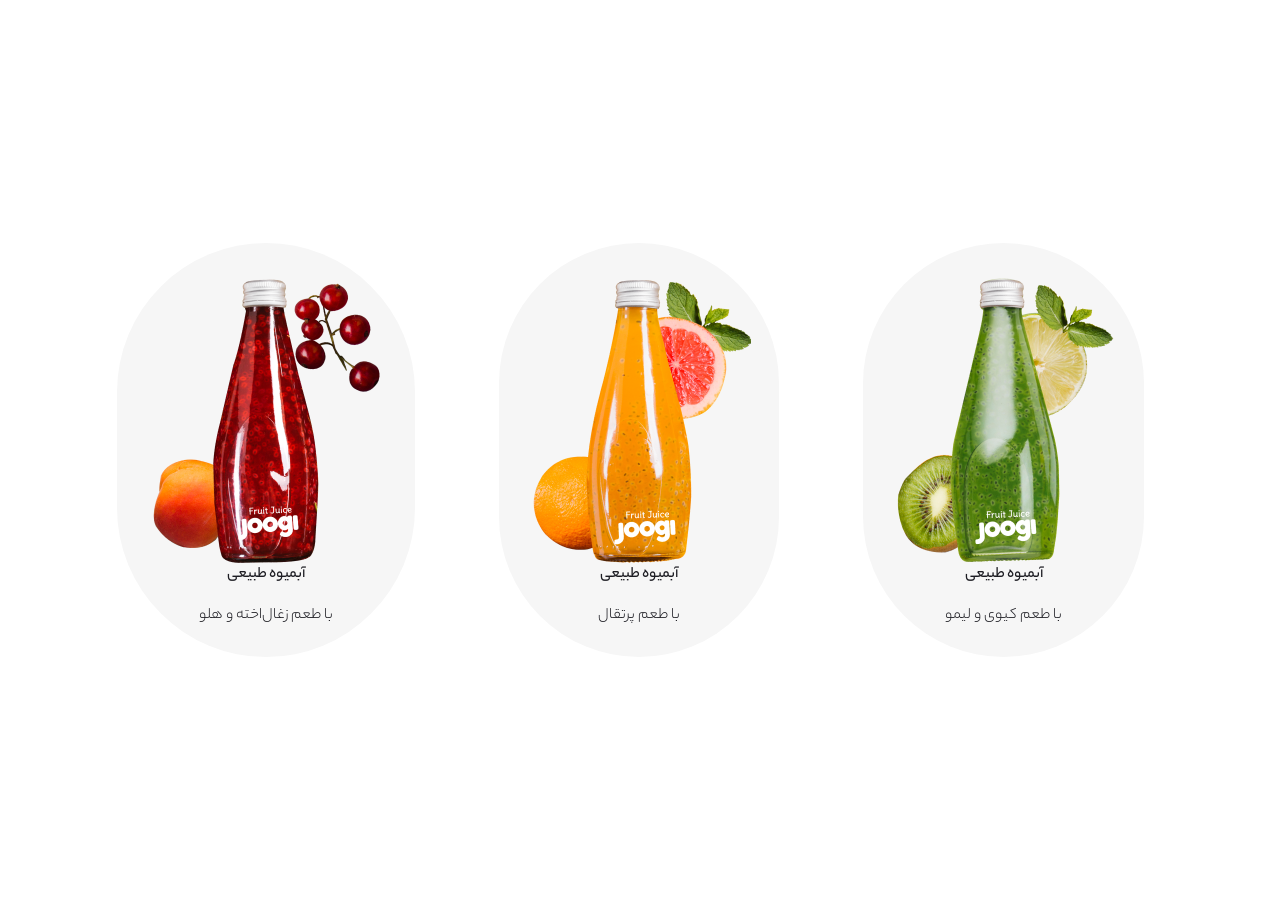
<file: Interaction Hover/index.html>
<!doctype html>
<html lang="fa" dir="rtl">
  <head>
    <meta charset="UTF-8" />
    <meta name="viewport" content="width=device-width, initial-scale=1.0" />
    <title>Interaction Hover</title>

    <!-- اگر جاوااسکریپت فعال باشد، کلاس js اضافه می‌شود تا انیمیشن ورود کارت‌ها کار کند.
         اگر غیرفعال باشد، کارت‌ها همیشه دیده می‌شوند. -->
    <script>
      document.documentElement.classList.add("js");
    </script>
    <link rel="stylesheet" href="./app.css" />
  </head>

  <body>
    <h1 class="sr-only">آبمیوه‌های طبیعی</h1>

    <main class="cards">
      <!-- کارت ۱ : کیوی و لیمو -->
      <article class="card" style="--accent: #8bc34a" tabindex="0">
        <img class="fruit fruit--back" src="../imgh/Lemon.png" alt="" draggable="false" />
        <img class="drink" src="../imgh/Drink1.png" alt="آبمیوه طبیعی با طعم کیوی و لیمو" draggable="false" />
        <img class="fruit fruit--front" src="../imgh/Kiwi.png" alt="" draggable="false" />

        <h2 class="card__title">آبمیوه طبیعی</h2>
        <p class="card__flavor">با طعم کیوی و لیمو</p>

        <div class="bubble">
          <p class="bubble__title">طعم بهشت می‌ده!</p>
          <p class="bubble__text">تکه‌های میوه رو کاملاً حس می‌کنی :)</p>
        </div>
      </article>

      <!-- کارت ۲ : پرتقال -->
      <article class="card" style="--accent: #ff9a2e" tabindex="0">
        <img class="fruit fruit--back" src="../imgh/OrangeRed.png" alt="" draggable="false" />
        <img class="drink" src="../imgh/Drink2.png" alt="آبمیوه طبیعی با طعم پرتقال" draggable="false" />
        <img class="fruit fruit--front" src="../imgh/Orange.png" alt="" draggable="false" />

        <h2 class="card__title">آبمیوه طبیعی</h2>
        <p class="card__flavor">با طعم پرتقال</p>

        <div class="bubble">
          <p class="bubble__title">طعم بهشت می‌ده!</p>
          <p class="bubble__text">تکه‌های میوه رو کاملاً حس می‌کنی :)</p>
        </div>
      </article>

      <!-- کارت ۳ : زغال‌اخته و هلو -->
      <article class="card" style="--accent: #8e7cf8" tabindex="0">
        <img class="fruit fruit--back" src="../imgh/Blueberries.png" alt="" draggable="false" />
        <img class="drink" src="../imgh/Drink3.png" alt="آبمیوه طبیعی با طعم زغال‌اخته و هلو" draggable="false" />
        <img class="fruit fruit--front" src="../imgh/Peach.png" alt="" draggable="false" />

        <h2 class="card__title">آبمیوه طبیعی</h2>
        <p class="card__flavor">با طعم زغال‌اخته و هلو</p>

        <div class="bubble">
          <p class="bubble__title">طعم بهشت می‌ده!</p>
          <p class="bubble__text">تکه‌های میوه رو کاملاً حس می‌کنی :)</p>
        </div>
      </article>
    </main>

    <script>
      (() => {
        const cards = document.querySelectorAll(".card");
        const reduceMotion = matchMedia("(prefers-reduced-motion: reduce)").matches;
        const finePointer = matchMedia("(hover: hover) and (pointer: fine)").matches;

        /* ------------------------------------------------------------
           ۱) انیمیشن ورود: هر کارت وقتی وارد صفحه شد، پشت‌سرهم ظاهر می‌شود
           ------------------------------------------------------------ */
        const reveal = () => {
          if (!("IntersectionObserver" in window)) {
            cards.forEach((card) => card.classList.add("is-in"));
            return;
          }
          const io = new IntersectionObserver(
            (entries) => {
              entries
                .filter((entry) => entry.isIntersecting)
                .forEach((entry, n) => {
                  entry.target.style.setProperty("--i", n); // ترتیب برای تأخیر پله‌ای
                  entry.target.classList.add("is-in");
                  io.unobserve(entry.target);
                });
            },
            { threshold: 0.2 }
          );
          cards.forEach((card) => io.observe(card));
        };

        // صبر می‌کنیم همه‌ی عکس‌ها لود شوند تا ورود کارت‌ها روان باشد
        if (document.readyState === "complete") reveal();
        else addEventListener("load", reveal);

        /* ------------------------------------------------------------
           ۲) جلوه‌ی ذرات آبمیوه هنگام کلیک
           ------------------------------------------------------------ */
        const burst = (card, x, y) => {
          if (reduceMotion) return;
          const color = getComputedStyle(card).getPropertyValue("--accent").trim() || "#8bc34a";

          const make = (cls, css) => {
            const el = document.createElement("span");
            el.className = `fx ${cls}`;
            el.style.cssText = `left:${x}px;top:${y}px;${css}`;
            card.append(el);
            return el;
          };

          // حلقه‌ی موج
          const ring = make("fx--ring", `--c:${color}`);
          ring.animate(
            [
              { transform: "scale(.2)", opacity: 0.9 },
              { transform: "scale(2.4)", opacity: 0 },
            ],
            { duration: 700, easing: "cubic-bezier(.2,.7,.2,1)" }
          ).onfinish = () => ring.remove();

          // قطره‌ها
          const count = 14;
          for (let i = 0; i < count; i++) {
            const size = 6 + Math.random() * 8;
            const drop = make("fx--drop", `width:${size}px;height:${size}px;background:${color}`);
            const angle = (i / count) * Math.PI * 2 + Math.random() * 0.4;
            const dist = 50 + Math.random() * 70;
            const dx = Math.cos(angle) * dist;
            const dy = Math.sin(angle) * dist;

            drop.animate(
              [
                { transform: "translate(0,0) scale(1)", opacity: 1 },
                { transform: `translate(${dx}px, ${dy}px) scale(1)`, opacity: 1, offset: 0.6 },
                { transform: `translate(${dx * 1.15}px, ${dy * 1.15 + 40}px) scale(0)`, opacity: 0 },
              ],
              { duration: 650 + Math.random() * 350, easing: "cubic-bezier(.2,.7,.3,1)" }
            ).onfinish = () => drop.remove();
          }
        };

        cards.forEach((card) => {
          card.addEventListener("pointerdown", (e) => {
            const r = card.getBoundingClientRect();
            burst(card, e.clientX - r.left, e.clientY - r.top);
          });

          // برای کاربرانی که با کیبورد کار می‌کنند
          card.addEventListener("keydown", (e) => {
            if (e.key === "Enter" || e.key === " ") {
              e.preventDefault();
              burst(card, card.offsetWidth / 2, card.offsetHeight / 2);
            }
          });
        });

        /* ------------------------------------------------------------
           ۳) تیلت سه‌بعدی + پارالاکس + نورِ دنبال‌کننده‌ی ماوس
              فقط روی دستگاه‌هایی که ماوس دارند
           ------------------------------------------------------------ */
        if (!finePointer || reduceMotion) return;

        cards.forEach((card) => {
          let rect = null;
          let frame = 0;
          let px = 0;
          let py = 0;

          const update = () => {
            frame = 0;
            if (!rect) return;
            const nx = (px - rect.left) / rect.width; // ۰ تا ۱
            const ny = (py - rect.top) / rect.height; // ۰ تا ۱
            card.style.setProperty("--mx", (nx * 2 - 1).toFixed(3)); // -۱ تا ۱
            card.style.setProperty("--my", (ny * 2 - 1).toFixed(3));
            card.style.setProperty("--px", (nx * 100).toFixed(1) + "%");
            card.style.setProperty("--py", (ny * 100).toFixed(1) + "%");
          };

          card.addEventListener("pointerenter", () => {
            rect = card.getBoundingClientRect();
            card.classList.add("is-tracking");
          });

          card.addEventListener("pointermove", (e) => {
            px = e.clientX;
            py = e.clientY;
            if (!frame) frame = requestAnimationFrame(update); // حداکثر یک بار در هر فریم
          });

          card.addEventListener("pointerleave", () => {
            cancelAnimationFrame(frame);
            frame = 0;
            rect = null;
            card.classList.remove("is-tracking");
            ["--mx", "--my", "--px", "--py"].forEach((p) => card.style.removeProperty(p));
          });
        });
      })();
    </script>
  </body>
</html>
</file>
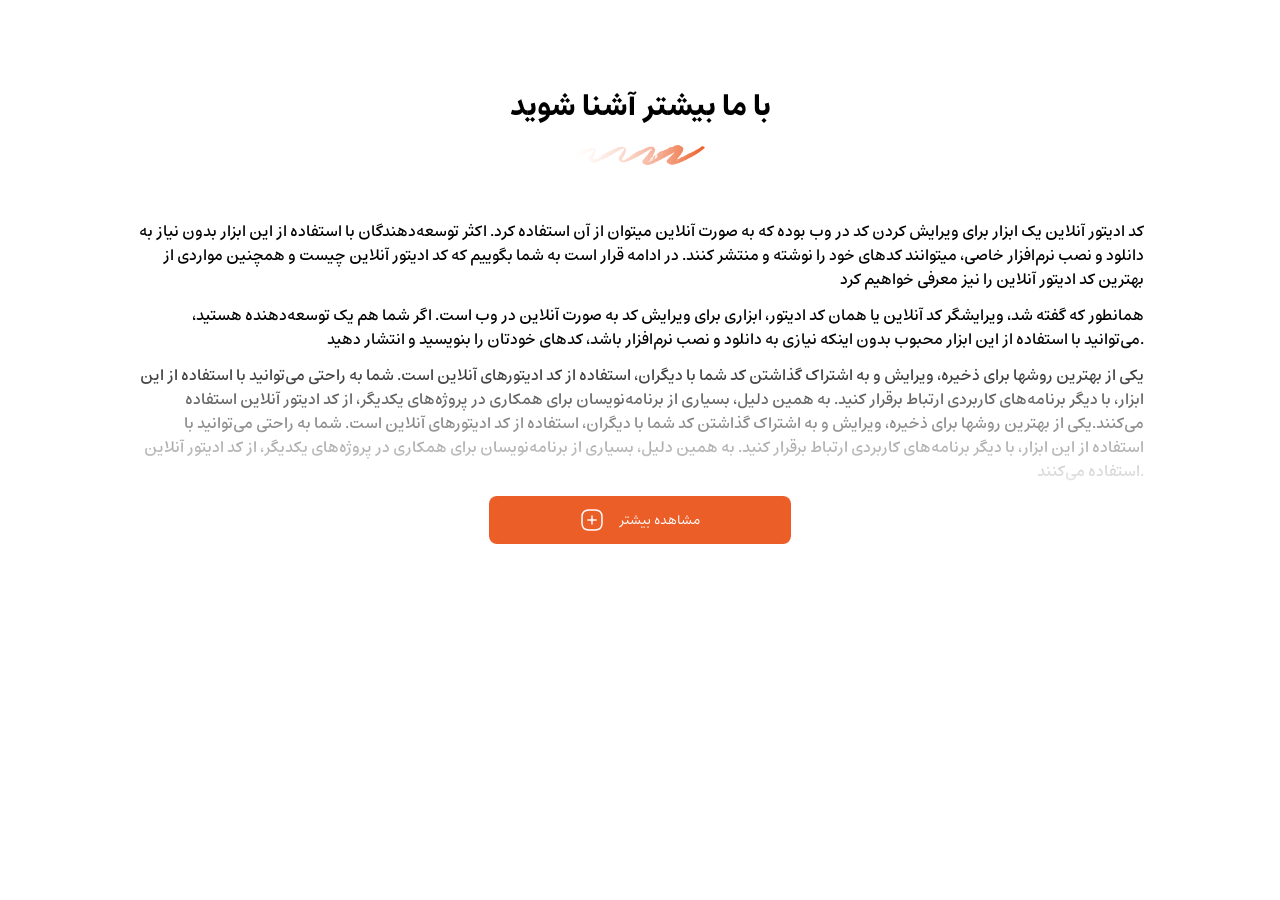
<file: Load More/index.html>
<!DOCTYPE html>
<html lang="fa" dir="rtl">
<head>
    <meta charset="UTF-8">
    <meta name="viewport" content="width=device-width, initial-scale=1.0">
    <title>Load More</title>
</head>
<link rel="stylesheet" href="app2.css">
<body>
<svg class="svg_pack" xmlns="http://www.w3.org/2000/svg">
  <symbol id="add" viewBox="0 0 24 24" fill="none" stroke="currentColor"
          stroke-width="1.5" stroke-linecap="round" stroke-linejoin="round">
    <path d="M8 12H16"/>
    <path d="M12 16V8"/>
    <path d="M9 22H15C20 22 22 20 22 15V9C22 4 20 2 15 2H9C4 2 2 4 2 9V15C2 20 4 22 9 22Z"/>
  </symbol>

  <symbol id="minus" viewBox="0 0 24 24" fill="none" stroke="currentColor"
          stroke-width="1.5" stroke-linecap="round" stroke-linejoin="round">
    <path d="M8 12H16"/>
    <path d="M9 22H15C20 22 22 20 22 15V9C22 4 20 2 15 2H9C4 2 2 4 2 9V15C2 20 4 22 9 22Z"/>
  </symbol>
</svg>
<div class="header">
     <div class="titel">با ما بیشتر آشنا شوید</div>
     <div class="img-head">
        <img src="../img/wave.png" alt="">
    </div>
</div>
<div class="loadmore_conteainer">
    <div class="loadmore">
        <p>
            کد ادیتور آنلاین یک ابزار برای ویرایش کردن کد در وب بوده که به صورت آنلاین می­توان از آن استفاده کرد. اکثر توسعه‌دهندگان با استفاده از این ابزار بدون نیاز به دانلود و نصب نرم‌افزار خاصی، می­توانند کد‌های خود را نوشته و منتشر ‌کنند. در ادامه قرار است به شما بگوییم که کد ادیتور آنلاین چیست و همچنین مواردی از بهترین کد ادیتور‌ آنلاین را نیز معرفی خواهیم کرد
         </p>
         <p>
    همانطور که گفته شد، ویرایشگر کد آنلاین یا همان کد ادیتور، ابزاری برای ویرایش کد به صورت آنلاین در وب است. اگر شما هم یک توسعه‌دهنده هستید، می‌توانید با استفاده از این ابزار محبوب بدون اینکه نیازی به دانلود و نصب نرم‌افزار باشد، کد‌های خودتان را بنویسید و انتشار دهید.
         </p>
         <p>
    یکی از بهترین روش­ها برای ذخیره، ویرایش و به اشتراک گذاشتن کد شما با دیگران، استفاده از کد ادیتور‌های آنلاین است. شما به راحتی می‌توانید با استفاده از این ابزار، با دیگر برنامه‌های کاربردی ارتباط برقرار کنید. به همین دلیل، بسیاری از برنامه‌نویسان برای همکاری در پروژه‌های یکدیگر، از کد ادیتور آنلاین استفاده می‌کنند.یکی از بهترین روش­ها برای ذخیره، ویرایش و به اشتراک گذاشتن کد شما با دیگران، استفاده از کد ادیتور‌های آنلاین است. شما به راحتی می‌توانید با استفاده از این ابزار، با دیگر برنامه‌های کاربردی ارتباط برقرار کنید. به همین دلیل، بسیاری از برنامه‌نویسان برای همکاری در پروژه‌های یکدیگر، از کد ادیتور آنلاین استفاده می‌کنند.
        </p>
        <p>
            لورم ایپسوم متن ساختگی با تولید سادگی نامفهوم از صنعت چاپ، و با استفاده از طراحان گرافیک است، چاپگرها و متون بلکه روزنامه و مجله در ستون و سطرآنچنان که لازم است، و برای شرایط فعلی تکنولوژی مورد نیاز، و کاربردهای متنوع با هدف بهبود ابزارهای کاربردی می باشد، کتابهای زیادی در شصت و سه درصد گذشته حال و آینده، شناخت فراوان جامعه و متخصصان را می طلبد، تا با نرم افزارها شناخت بیشتری را برای طراحان رایانه ای علی الخصوص طراحان خلاقی، و فرهنگ پیشرو در زبان فارسی ایجاد کرد، در این صورت می توان امید داشت که تمام و دشواری موجود در ارائه راهکارها، و شرایط سخت تایپ به پایان رسد و زمان مورد نیاز شامل حروفچینی دستاوردهای اصلی، و جوابگوی سوالات پیوسته اهل دنیای موجود طراحی اساسا مورد استفاده قرار گیرد.لورم ایپسوم متن ساختگی با تولید سادگی نامفهوم از صنعت چاپ، و با استفاده از طراحان گرافیک است، چاپگرها و متون بلکه روزنامه و مجله در ستون و سطرآنچنان که لازم است، و برای شرایط فعلی تکنولوژی مورد نیاز، و کاربردهای متنوع با هدف بهبود ابزارهای کاربردی می باشد، کتابهای زیادی در شصت و سه درصد گذشته حال و آینده، شناخت فراوان جامعه و متخصصان را می طلبد، تا با نرم افزارها شناخت بیشتری را برای طراحان رایانه ای علی الخصوص طراحان خلاقی، و فرهنگ پیشرو در زبان فارسی ایجاد کرد، در این صورت می توان امید داشت که تمام و دشواری موجود در ارائه راهکارها، و شرایط سخت تایپ به پایان رسد و زمان مورد نیاز شامل حروفچینی دستاوردهای اصلی، و جوابگوی سوالات پیوسته اهل دنیای موجود طراحی اساسا مورد استفاده قرار گیرد.لورم ایپسوم متن ساختگی با تولید سادگی نامفهوم از صنعت چاپ، و با استفاده از طراحان گرافیک است، چاپگرها و متون بلکه روزنامه و مجله در ستون و سطرآنچنان که لازم است، و برای شرایط فعلی تکنولوژی مورد نیاز، و کاربردهای متنوع با هدف بهبود ابزارهای کاربردی می باشد، کتابهای زیادی در شصت و سه درصد گذشته حال و آینده، شناخت فراوان جامعه و متخصصان را می طلبد، تا با نرم افزارها شناخت بیشتری را برای طراحان رایانه ای علی الخصوص طراحان خلاقی، و فرهنگ پیشرو در زبان فارسی ایجاد کرد، در این صورت می توان امید داشت که تمام و دشواری موجود در ارائه راهکارها، و شرایط سخت تایپ به پایان رسد و زمان مورد نیاز شامل حروفچینی دستاوردهای اصلی، و جوابگوی سوالات پیوسته اهل دنیای موجود طراحی اساسا مورد استفاده قرار گیرد.لورم ایپسوم متن ساختگی با تولید سادگی نامفهوم از صنعت چاپ، و با استفاده از طراحان گرافیک است، چاپگرها و متون بلکه روزنامه و مجله در ستون و سطرآنچنان که لازم است، و برای شرایط فعلی تکنولوژی مورد نیاز، و کاربردهای متنوع با هدف بهبود ابزارهای کاربردی می باشد، کتابهای زیادی در شصت و سه درصد گذشته حال و آینده، شناخت فراوان جامعه و متخصصان را می طلبد، تا با نرم افزارها شناخت بیشتری را برای طراحان رایانه ای علی الخصوص طراحان خلاقی، و فرهنگ پیشرو در زبان فارسی ایجاد کرد، در این صورت می توان امید داشت که تمام و دشواری موجود در ارائه راهکارها، و شرایط سخت تایپ به پایان رسد و زمان مورد نیاز شامل حروفچینی دستاوردهای اصلی، و جوابگوی سوالات پیوسته اهل دنیای موجود طراحی اساسا مورد استفاده قرار گیرد.لورم ایپسوم متن ساختگی با تولید سادگی نامفهوم از صنعت چاپ، و با استفاده از طراحان گرافیک است، چاپگرها و متون بلکه روزنامه و مجله در ستون و سطرآنچنان که لازم است، و برای شرایط فعلی تکنولوژی مورد نیاز، و کاربردهای متنوع با هدف بهبود ابزارهای کاربردی می باشد، کتابهای زیادی در شصت و سه درصد گذشته حال و آینده، شناخت فراوان جامعه و متخصصان را می طلبد، تا با نرم افزارها شناخت بیشتری را برای طراحان رایانه ای علی الخصوص طراحان خلاقی، و فرهنگ پیشرو در زبان فارسی ایجاد کرد، در این صورت می توان امید داشت که تمام و دشواری موجود در ارائه راهکارها، و شرایط سخت تایپ به پایان رسد و زمان مورد نیاز شامل حروفچینی دستاوردهای اصلی، و جوابگوی سوالات پیوسته اهل دنیای موجود طراحی اساسا مورد استفاده قرار گیرد.لورم ایپسوم متن ساختگی با تولید سادگی نامفهوم از صنعت چاپ، و با استفاده از طراحان گرافیک است، چاپگرها و متون بلکه روزنامه و مجله در ستون و سطرآنچنان که لازم است، و برای شرایط فعلی تکنولوژی مورد نیاز، و کاربردهای متنوع با هدف بهبود ابزارهای کاربردی می باشد، کتابهای زیادی در شصت و سه درصد گذشته حال و آینده، شناخت فراوان جامعه و متخصصان را می طلبد، تا با نرم افزارها شناخت بیشتری را برای طراحان رایانه ای علی الخصوص طراحان خلاقی، و فرهنگ پیشرو در زبان فارسی ایجاد کرد، در این صورت می توان امید داشت که تمام و دشواری موجود در ارائه راهکارها، و شرایط سخت تایپ به پایان رسد و زمان مورد نیاز شامل حروفچینی دستاوردهای اصلی، و جوابگوی سوالات پیوسته اهل دنیای موجود طراحی اساسا مورد استفاده قرار گیرد.لورم ایپسوم متن ساختگی با تولید سادگی نامفهوم از صنعت چاپ، و با استفاده از طراحان گرافیک است، چاپگرها و متون بلکه روزنامه و مجله در ستون و سطرآنچنان که لازم است، و برای شرایط فعلی تکنولوژی مورد نیاز، و کاربردهای متنوع با هدف بهبود ابزارهای کاربردی می باشد، کتابهای زیادی در شصت و سه درصد گذشته حال و آینده، شناخت فراوان جامعه و متخصصان را می طلبد، تا با نرم افزارها شناخت بیشتری را برای طراحان رایانه ای علی الخصوص طراحان خلاقی، و فرهنگ پیشرو در زبان فارسی ایجاد کرد، در این صورت می توان امید داشت که تمام و دشواری موجود در ارائه راهکارها، و شرایط سخت تایپ به پایان رسد و زمان مورد نیاز شامل حروفچینی دستاوردهای اصلی، و جوابگوی سوالات پیوسته اهل دنیای موجود طراحی اساسا مورد استفاده قرار گیرد.لورم ایپسوم متن ساختگی با تولید سادگی نامفهوم از صنعت چاپ، و با استفاده از طراحان گرافیک است، چاپگرها و متون بلکه روزنامه و مجله در ستون و سطرآنچنان که لازم است، و برای شرایط فعلی تکنولوژی مورد نیاز، و کاربردهای متنوع با هدف بهبود ابزارهای کاربردی می باشد، کتابهای زیادی در شصت و سه درصد گذشته حال و آینده، شناخت فراوان جامعه و متخصصان را می طلبد، تا با نرم افزارها شناخت بیشتری را برای طراحان رایانه ای علی الخصوص طراحان خلاقی، و فرهنگ پیشرو در زبان فارسی ایجاد کرد، در این صورت می توان امید داشت که تمام و دشواری موجود در ارائه راهکارها، و شرایط سخت تایپ به پایان رسد و زمان مورد نیاز شامل حروفچینی دستاوردهای اصلی، و جوابگوی سوالات پیوسته اهل دنیای موجود طراحی اساسا مورد استفاده قرار گیرد.لورم ایپسوم متن ساختگی با تولید سادگی نامفهوم از صنعت چاپ، و با استفاده از طراحان گرافیک است، چاپگرها و متون بلکه روزنامه و مجله در ستون و سطرآنچنان که لازم است، و برای شرایط فعلی تکنولوژی مورد نیاز، و کاربردهای متنوع با هدف بهبود ابزارهای کاربردی می باشد، کتابهای زیادی در شصت و سه درصد گذشته حال و آینده، شناخت فراوان جامعه و متخصصان را می طلبد، تا با نرم افزارها شناخت بیشتری را برای طراحان رایانه ای علی الخصوص طراحان خلاقی، و فرهنگ پیشرو در زبان فارسی ایجاد کرد، در این صورت می توان امید داشت که تمام و دشواری موجود در ارائه راهکارها، و شرایط سخت تایپ به پایان رسد و زمان مورد نیاز شامل حروفچینی دستاوردهای اصلی، و جوابگوی سوالات پیوسته اهل دنیای موجود طراحی اساسا مورد استفاده قرار گیرد.لورم ایپسوم متن ساختگی با تولید سادگی نامفهوم از صنعت چاپ، و با استفاده از طراحان گرافیک است، چاپگرها و متون بلکه روزنامه و مجله در ستون و سطرآنچنان که لازم است، و برای شرایط فعلی تکنولوژی مورد نیاز، و کاربردهای متنوع با هدف بهبود ابزارهای کاربردی می باشد، کتابهای زیادی در شصت و سه درصد گذشته حال و آینده، شناخت فراوان جامعه و متخصصان را می طلبد، تا با نرم افزارها شناخت بیشتری را برای طراحان رایانه ای علی الخصوص طراحان خلاقی، و فرهنگ پیشرو در زبان فارسی ایجاد کرد، در این صورت می توان امید داشت که تمام و دشواری موجود در ارائه راهکارها، و شرایط سخت تایپ به پایان رسد و زمان مورد نیاز شامل حروفچینی دستاوردهای اصلی، و جوابگوی سوالات پیوسته اهل دنیای موجود طراحی اساسا مورد استفاده قرار گیرد.لورم ایپسوم متن ساختگی با تولید سادگی نامفهوم از صنعت چاپ، و با استفاده از طراحان گرافیک است، چاپگرها و متون بلکه روزنامه و مجله در ستون و سطرآنچنان که لازم است، و برای شرایط فعلی تکنولوژی مورد نیاز، و کاربردهای متنوع با هدف بهبود ابزارهای کاربردی می باشد، کتابهای زیادی در شصت و سه درصد گذشته حال و آینده، شناخت فراوان جامعه و متخصصان را می طلبد، تا با نرم افزارها شناخت بیشتری را برای طراحان رایانه ای علی الخصوص طراحان خلاقی، و فرهنگ پیشرو در زبان فارسی ایجاد کرد، در این صورت می توان امید داشت که تمام و دشواری موجود در ارائه راهکارها، و شرایط سخت تایپ به پایان رسد و زمان مورد نیاز شامل حروفچینی دستاوردهای اصلی، و جوابگوی سوالات پیوسته اهل دنیای موجود طراحی اساسا مورد استفاده قرار گیرد.
        </p>
        <div class="gardient__bgac">
    
        </div>
    </div>


    <div class="button__conteainer">
        <button class="content__btn">
            <span class="btn__text1">مشاهده بیشتر</span>
            <span class="btn__text2">مشاهده کمتر</span>
<svg class="svg_1" xmlns="http://www.w3.org/2000/svg" width="24" height="24" viewBox="0 0 24 24" fill="none">
<path d="M8 12H16" stroke-width="1.5" stroke-linecap="round" stroke-linejoin="round" stroke="white" stroke-opacity="0.99"/>
<path d="M12 16V8" stroke-width="1.5" stroke-linecap="round" stroke-linejoin="round" stroke="white" stroke-opacity="0.99"/>
<path d="M9 22H15C20 22 22 20 22 15V9C22 4 20 2 15 2H9C4 2 2 4 2 9V15C2 20 4 22 9 22Z" stroke-width="1.5" stroke-linecap="round" stroke-linejoin="round" stroke="white" stroke-opacity="0.99"/>
</svg>
<svg class="svg_2" xmlns="http://www.w3.org/2000/svg" width="24" height="24" viewBox="0 0 24 24" fill="none">
<path d="M8 12H16" stroke-width="1.5" stroke-linecap="round" stroke-linejoin="round" stroke="currentColor"/>
<path d="M9 22H15C20 22 22 20 22 15V9C22 4 20 2 15 2H9C4 2 2 4 2 9V15C2 20 4 22 9 22Z" stroke-width="1.5" stroke-linecap="round" stroke-linejoin="round" stroke="currentColor"/>
</svg>
        </button>

    </div>

</div>

<script>
    let contentbtn = document.querySelector(".content__btn");
    let content = document.querySelector(".loadmore_conteainer");

    contentbtn.addEventListener("click", function () {
        content.classList.toggle("content--open");
    });
</script>

</body>
</html>
</file>
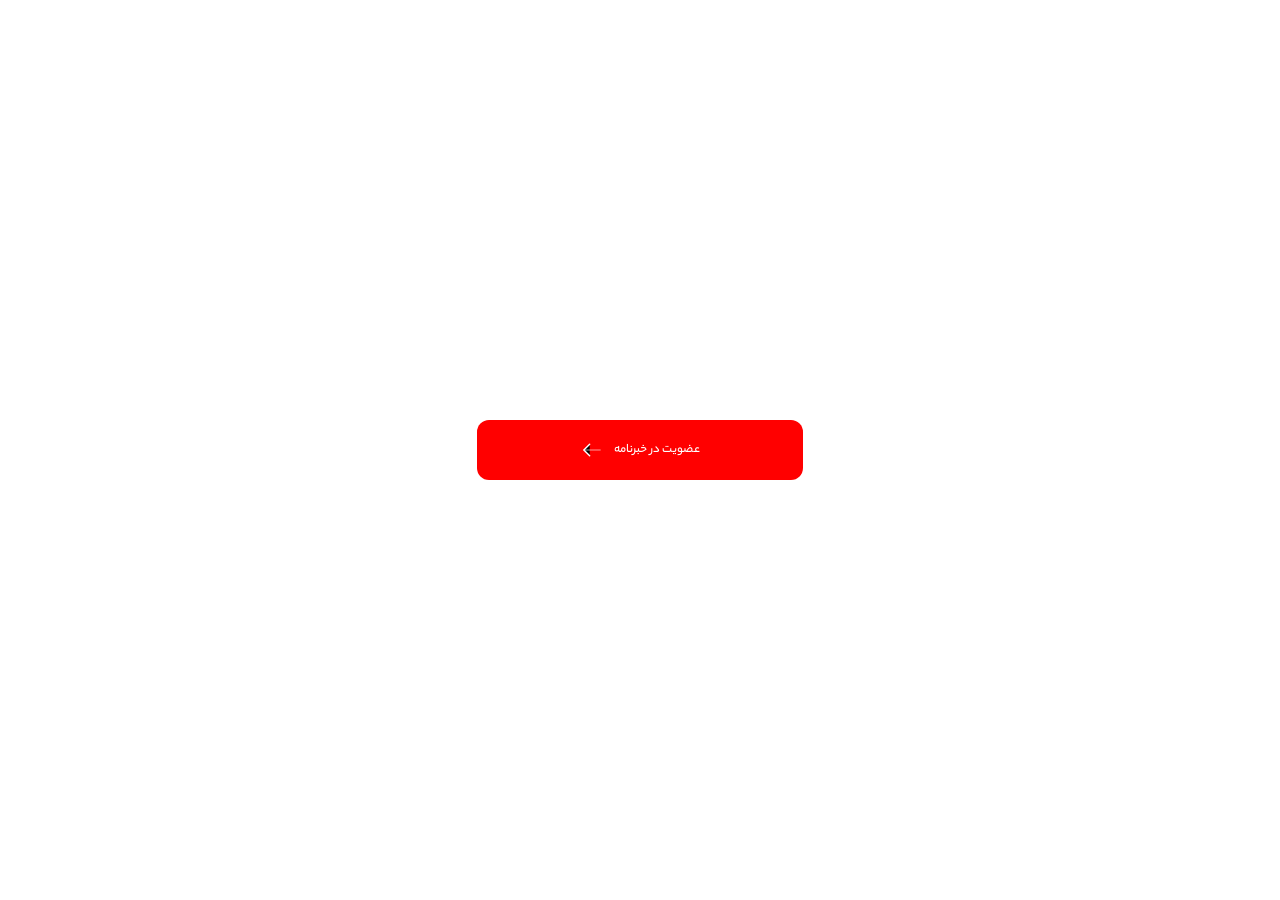
<file: popup/index.html>
<!DOCTYPE html>
<html lang="fa" dir="rtl">
<head>
    <meta charset="UTF-8">
    <meta name="viewport" content="width=device-width, initial-scale=1.0">
    <title>popup</title>
    <link rel="stylesheet" href="./app.css">
</head>
<body>
    <svg xmlns="http://www.w3.org/2000/svg" style="display: none;">

  <!-- Arrow Left -->
  <symbol id="arrow-left" viewBox="0 0 25 24">
    <path d="M10.07 5.93018L4 12.0002L10.07 18.0702"
      stroke="currentColor"
      stroke-width="1.5"
      stroke-miterlimit="10"
      stroke-linecap="round"
      stroke-linejoin="round"/>

    <path opacity="0.4" d="M21 12H4.16998"
      stroke="currentColor"
      stroke-width="1.5"
      stroke-miterlimit="10"
      stroke-linecap="round"
      stroke-linejoin="round"/>
  </symbol>

  <!-- Close -->
  <symbol id="close" viewBox="0 0 24 24">
    <path d="M7.7572 7.75732L16.2425 16.2426"
      stroke="currentColor"
      stroke-width="1.5"
      stroke-linecap="round"
      stroke-linejoin="round"/>

    <path d="M7.75715 16.2426L16.2424 7.75732"
      stroke="currentColor"
      stroke-width="1.5"
      stroke-linecap="round"
      stroke-linejoin="round"/>
  </symbol>

</svg>

    <div class="join_btm">
        <button class="join_btm_content">
            <span>
                عضویت در خبرنامه
            </span>
            <svg>
                <use href="#arrow-left"></use>
            </svg>
        </button>
    </div>
    <div class="click_btm_wraperr">
        <div class="click_btm">
            <img src="../img/vector.png" alt="">
            <p>شماره شما ثبت شد
            <p>وبا موفقیت عضو خبرنامه  شدید:)</p>
            <svg class="svg_close"><use href="#close"></use></svg>
        </div>
    </div>
    <div class="overlay"></div>


    <script>
        let joinbtm = document.querySelector(".join_btm_content")
        let click_btm = document.querySelector(".click_btm")
        let click_btm_wraperr = document.querySelector(".click_btm_wraperr")
        let overlay = document.querySelector(".overlay")
        let svgClose = document.querySelector(".svg_close")
        joinbtm.addEventListener("click",function(){
            overlay.classList.add("overlay--show")
            click_btm.classList.add("click--show")
            click_btm_wraperr.classList.add("click_btm_wraperr--show")
        })
        svgClose.addEventListener("click",function(){
            overlay.classList.remove("overlay--show")
            click_btm.classList.remove("click--show")
            click_btm_wraperr.classList.remove("click_btm_wraperr--show")
        })
    </script>
</body>
</html>
</file>
<file: Accordion/app.css>
/* ===== Reset ===== */
*,
*::before,
*::after {
    box-sizing: border-box;
    margin: 0;
    padding: 0;
}

/* ===== Variables ===== */
:root {
    --accent: #05A6A6;
    --accent-soft: rgba(5, 166, 166, 0.15);
    --card-bg: #E5E5E5B2;
    --text: #1D2939;
    --duration: 450ms;
    --ease: cubic-bezier(0.4, 0, 0.2, 1);
    --ease-out: cubic-bezier(0.16, 1, 0.3, 1);
}

/* ===== Fonts ===== */
@font-face {
    font-family: estedad_regular;
    src: url("../fonts/Estedad-Regular.ttf") format("truetype");
    font-display: swap;
}
@font-face {
    font-family: estedad_medium;
    src: url("../fonts/Estedad-Medium.ttf") format("truetype");
    font-display: swap;
}
@font-face {
    font-family: estedad_bold;
    src: url("../fonts/Estedad-Bold.ttf") format("truetype");
    font-display: swap;
}

/* ===== Base ===== */
body {
    font-family: estedad_medium, Tahoma, sans-serif;
    line-height: 1.6;
    color: var(--text);
}
button {
    font: inherit;
    color: inherit;
}

/* ===== Accordion ===== */
.Accordion_list {
    display: grid;
    gap: 16px;
    width: min(800px, calc(100% - 32px));
    margin: 80px auto;
}

.Accordion {
    background-color: var(--card-bg);
    border: 1px solid var(--accent-soft);
    border-radius: 12px;
    transition: box-shadow var(--duration) var(--ease);
}
.Accordion:hover,
.Accordion--open {
    box-shadow: 0 12px 28px -16px rgba(5, 166, 166, 0.5);
}

/* هدر = دکمه */
.Accordion_header {
    display: flex;
    align-items: center;
    justify-content: space-between;
    gap: 16px;
    width: 100%;
    padding: 20px 24px;
    background: none;
    border: 0;
    border-radius: 12px;
    text-align: start;
    cursor: pointer;
}
.Accordion_header:focus-visible {
    outline: 2px solid var(--accent);
    outline-offset: 2px;
}

.Accordion_title {
    font-family: estedad_bold;
    font-size: 16px;
    transition: color var(--duration) var(--ease);
}
.Accordion--open .Accordion_title {
    color: var(--accent);
}

/* آیکون */
.Accordion_icon {
    position: relative;
    flex-shrink: 0;
    width: 36px;
    height: 36px;
    border: 1px solid var(--accent);
    border-radius: 50%;
    transition: background-color var(--duration) var(--ease),
                transform 300ms var(--ease);
}
.Accordion_header:hover .Accordion_icon {
    transform: scale(1.08);
}
.Accordion--open .Accordion_icon {
    background-color: var(--accent);
}

.Accordion_icon svg {
    position: absolute;
    inset: 0;
    margin: auto;
    width: 18px;
    height: 18px;
    transition: transform var(--duration) var(--ease-out),
                opacity 250ms var(--ease);
}
.Accordion_icon-plus {
    color: var(--accent);
}
.Accordion_icon-minus {
    color: #fff;
    opacity: 0;
    transform: rotate(-90deg) scale(0.5);
}
.Accordion--open .Accordion_icon-plus {
    opacity: 0;
    transform: rotate(90deg) scale(0.5);
}
.Accordion--open .Accordion_icon-minus {
    opacity: 1;
    transform: none;
}

/* پنل: ارتفاع با grid از 0fr به 1fr */
.Accordion_panel {
    display: grid;
    grid-template-rows: 0fr;
    visibility: hidden;
    transition: grid-template-rows var(--duration) var(--ease),
                visibility var(--duration) var(--ease);
}
.Accordion--open .Accordion_panel {
    grid-template-rows: 1fr;
    visibility: visible;
}
.Accordion_panel_inner {
    min-height: 0;
    overflow: hidden;
}

/* متن: با تأخیر وارد می‌شه */
.Accordion_content {
    padding: 0 24px 24px;
    font-family: estedad_regular;
    font-size: 14px;
    line-height: 2;
    opacity: 0;
    transform: translateY(-8px);
    transition: opacity 200ms var(--ease),
                transform 200ms var(--ease);
}
.Accordion--open .Accordion_content {
    opacity: 1;
    transform: none;
    transition: opacity 350ms var(--ease) 100ms,
                transform var(--duration) var(--ease-out) 100ms;
}

/* ===== Reduced motion ===== */
@media (prefers-reduced-motion: reduce) {
    .Accordion *,
    .Accordion *::before,
    .Accordion *::after {
        transition-duration: 0.01ms !important;
        transition-delay: 0ms !important;
    }
}
</file>
<file: Card/app.css>
html, body, div, span, applet, object, iframe,
h1, h2, h3, h4, h5, h6, p, blockquote, pre,
a, abbr, acronym, address, big, cite, code,
del, dfn, em, img, ins, kbd, q, s, samp,
small, strike, strong, sub, sup, tt, var,
b, u, i, center,
dl, dt, dd, ol, ul, li,
fieldset, form, label, legend,
table, caption, tbody, tfoot, thead, tr, th, td,
article, aside, canvas, details, embed, 
figure, figcaption, footer, header, hgroup, 
menu, nav, output, ruby, section, summary,
time, mark, audio, video {
	margin: 0;
	padding: 0;
	border: 0;
	font-size: 100%;
	font: inherit;
	vertical-align: baseline;
}
/* HTML5 display-role reset for older browsers */
article, aside, details, figcaption, figure, 
footer, header, hgroup, menu, nav, section {
	display: block;
}
body {
	line-height: 1;
}
ol, ul {
	list-style: none;
}
blockquote, q {
	quotes: none;
}
blockquote:before, blockquote:after,
q:before, q:after {
	content: '';
	content: none;
}
table {
	border-collapse: collapse;
	border-spacing: 0;
}

/*fonts*/

@font-face {
    font-family:estedad_bold;
    src: url("../fonts/Estedad-Bold.ttf");
}
@font-face {
    font-family:estedad_medium;
    src: url("../fonts/Estedad-Medium.ttf");
}
@font-face {
    font-family:estedad_regular;
    src: url("../fonts/Estedad-Regular.ttf");
}

body{
    font-family:estedad_medium;
	display: flex;
	align-items:center;
	justify-content: center;
	height: 100vh;
}

/*app.css*/
.bg_card{
 background-image: url("../img/card.png");
 border-radius: 12px;
 width: 592px;
 height: 424px;
 position: relative;
 overflow: hidden;
}
.card{
	display: flex;
	align-items: center;
	justify-content: center;
	position: absolute;
	top: -55px;
	left: 20px;
	gap: 16px;
	transition: all 300ms ease-in-out;
}

.card__icon1{
	display: flex;
	align-items: center;
	justify-content: center;
	width: 80px;
	height: 48px;
	background-color:#1D2939;
	border-radius: 50px;
	gap: 10px;
}
.text_icon{
color: #fff;
}
.nuambere{
color: #fff;
font-family: estedad_bold;
}
.card__icon{
	display: flex;
	align-items: center;
	justify-content: center;
	color: #fff;
	background-color:#C9184A;
	border-radius: 50px;
	width: 48px;
	height: 48px;
}
.content_text{
width: 592px;
height: 142px;
position: absolute;
bottom: -132px;
left: 0%;
right: 0px;
background: #000000;
background: linear-gradient(0deg, rgba(0, 0, 0, 1) 12%, rgba(255, 255, 255, 0) 94%);
border-radius: 12px;
color: #fff;
padding: 36px 24px;
transition: all 300ms cubic-bezier(0.71, 0, 0.32, 0.96);
}
.titel_text{
	font-size: 24px;
	 margin-top: 55px;
    line-height: 68px;
}
.caption_text{
font-size: 20px;
font-family:estedad_regular;
}
.bg_card:hover > .content_text{
	bottom: 0px;
}
.bg_card:hover:hover > .card{
top: 20px;
}
</file>
<file: Filter/app.css>
@font-face {
  font-family: "Yekan Bakh";
  src: url("../fonts/YekanBakh-Medium.woff") format("woff");
  font-weight: 500;
  font-style: normal;
  font-display: swap;
}


:root {
  --font: "Yekan Bakh", Tahoma, system-ui, sans-serif;

  --text: #1d2939;
  --surface: #fff;
  --surface-muted: #eee;
  --border: #e5e5e5;
  --divider: #f0f0f0;
  --hover: #f7f7f8;

  --brand: #c9184a;
  --brand-dark: #a8123c;
  --accent: #003566;
  --trigger-bg: rgba(0, 99, 40, 0.531);
  --switch-off: #d6d9de;

  --sheet-width: 400px;
  --row-height: 64px;
  --gutter: 24px;

  --ease-out: cubic-bezier(0.22, 1, 0.36, 1);
  --ease-sheet: cubic-bezier(0.32, 0.72, 0, 1);
  --ease-in: cubic-bezier(0.4, 0, 1, 1);
  --ease-spring: cubic-bezier(0.34, 1.56, 0.64, 1);

  --dur-fast: 150ms;
  --dur: 250ms;
  --dur-accordion: 380ms;
}


*,
*::before,
*::after {
  box-sizing: border-box;
}

body {
  margin: 0;
  font-family: var(--font);
  font-weight: 500;
  color: var(--text);
  -webkit-tap-highlight-color: transparent;
}


body:has(.filter[open]) {
  overflow: hidden;
}

button,
input {
  font: inherit;
  color: inherit;
}

button {
  cursor: pointer;
}

:focus-visible {
  outline: 2px solid var(--accent);
  outline-offset: 2px;
}


@media (prefers-reduced-motion: reduce) {
  *,
  *::before,
  *::after {
    animation-duration: 0.01ms !important;
    animation-delay: 0ms !important;
    transition-duration: 0.01ms !important;
    transition-delay: 0ms !important;
  }
}


.sprite {
  position: absolute;
  width: 0;
  height: 0;
  overflow: hidden;
}

.icon {
  width: 24px;
  height: 24px;
  flex-shrink: 0;
}


.filter-trigger {
  display: flex;
  align-items: center;
  justify-content: center;
  gap: 6px;
  width: min(302px, calc(100% - 32px));
  height: 48px;
  margin: 40px auto 0;
  border: 0;
  border-radius: 16px;
  background: var(--trigger-bg);
  color: #000;
  transition:
    background-color var(--dur) var(--ease-out),
    transform var(--dur-fast) var(--ease-out),
    box-shadow var(--dur) var(--ease-out);
}

@media (hover: hover) {
  .filter-trigger:hover {
    background: rgba(0, 99, 40, 0.65);
    box-shadow: 0 6px 16px rgba(0, 99, 40, 0.25);
    transform: translateY(-1px);
  }
}

.filter-trigger:active {
  transform: scale(0.98);
}

.filter-trigger__badge {
  display: inline-grid;
  place-items: center;
  min-width: 20px;
  height: 20px;
  padding-inline: 6px;
  border-radius: 999px;
  background: var(--brand);
  color: #fff;
  font-size: 12px;
  line-height: 1;
}

.filter-trigger__badge[hidden] {
  display: none;
}


.filter {
  --from-transform: translateY(100%);
  --from-opacity: 1;

  width: 100%;
  max-width: none;
  max-height: none;
  margin: auto 0 0;
  padding: 0;
  border: 0;
  border-radius: 24px 24px 0 0;
  background: var(--surface);
  color: var(--text);
  overflow: hidden;
  box-shadow: 0 -8px 32px rgba(16, 24, 40, 0.18);
}

@media (min-width: 640px) {
  .filter {
    --from-transform: translateY(16px) scale(0.96);
    --from-opacity: 0;

    width: var(--sheet-width);
    margin: auto;
    border-radius: 24px;
    box-shadow: 0 24px 64px rgba(16, 24, 40, 0.25);
  }
}


.filter[open] {
  animation: panel-in 420ms var(--ease-sheet) both;
}

.filter[open]::backdrop {
  background: rgba(16, 24, 40, 0.5);
  backdrop-filter: blur(3px);
  animation: fade-in 300ms ease both;
}


.filter.is-closing {
  animation: panel-out 260ms var(--ease-in) both;
  pointer-events: none;
}

.filter.is-closing::backdrop {
  animation: fade-out 260ms ease both;
}

@keyframes panel-in {
  from { opacity: var(--from-opacity); transform: var(--from-transform); }
  to   { opacity: 1; transform: none; }
}

@keyframes panel-out {
  from { opacity: 1; transform: none; }
  to   { opacity: var(--from-opacity); transform: var(--from-transform); }
}

@keyframes fade-in {
  from { opacity: 0; }
  to   { opacity: 1; }
}

@keyframes fade-out {
  from { opacity: 1; }
  to   { opacity: 0; }
}


.filter__form {
  display: flex;
  flex-direction: column;
  max-height: min(86vh, 700px);
  max-height: min(86dvh, 700px);
}

.filter__header {
  display: flex;
  align-items: center;
  justify-content: space-between;
  min-height: var(--row-height);
  padding-inline: var(--gutter);
  background: var(--surface-muted);
}

.filter__title {
  margin: 0;
  font-size: 18px;
  font-weight: 500;
}

.filter__body {
  flex: 1 1 auto;
  min-height: 0;
  overflow-y: auto;
  overscroll-behavior: contain;
}

.filter__body > * + * {
  border-top: 1px solid var(--divider);
}

.filter__footer {
  display: flex;
  gap: 12px;
  padding: 16px var(--gutter) max(24px, env(safe-area-inset-bottom));
  border-top: 1px solid var(--divider);
  background: var(--surface);
}


.icon-btn {
  display: grid;
  place-items: center;
  width: 40px;
  height: 40px;
  margin-inline-end: -8px;
  padding: 0;
  border: 0;
  border-radius: 50%;
  background: none;
  transition:
    background-color var(--dur-fast) ease,
    transform var(--dur-fast) var(--ease-out);
}

.icon-btn .icon {
  transition: transform var(--dur) var(--ease-out);
}

@media (hover: hover) {
  .icon-btn:hover {
    background: rgba(0, 0, 0, 0.06);
  }
  .icon-btn:hover .icon {
    transform: rotate(90deg);
  }
}

.icon-btn:active {
  transform: scale(0.92);
}


.row {
  display: flex;
  align-items: center;
  justify-content: space-between;
  gap: 12px;
  width: 100%;
  min-height: var(--row-height);
  padding: 0 var(--gutter);
  cursor: pointer;
  transition: background-color var(--dur-fast) ease;
}

button.row {
  border: 0;
  background: none;
  text-align: start;
}

@media (hover: hover) {
  .row:hover {
    background: var(--hover);
  }
}


.accordion__heading {
  margin: 0;
  font-size: inherit;
  font-weight: inherit;
}

.accordion__icon {
  transition: transform var(--dur-accordion) var(--ease-out);
}

.accordion.is-open .accordion__icon {
  transform: rotate(180deg);
}


.accordion__panel {
  display: grid;
  grid-template-rows: 0fr;
  visibility: hidden;
  transition:
    grid-template-rows var(--dur-accordion) var(--ease-out),
    visibility 0s linear var(--dur-accordion);
}

.accordion.is-open .accordion__panel {
  grid-template-rows: 1fr;
  visibility: visible;
  transition:
    grid-template-rows var(--dur-accordion) var(--ease-out),
    visibility 0s;
}

.accordion__inner {
  min-height: 0;
  overflow: hidden;
}


.color-list {
  margin: 0;
  padding: 4px var(--gutter) 12px;
  list-style: none;
}

.color-list li {
  opacity: 0;
  transform: translateY(8px);
  transition:
    opacity var(--dur) var(--ease-out),
    transform var(--dur) var(--ease-out);
}

.accordion.is-open .color-list li {
  opacity: 1;
  transform: none;
  transition-delay: calc(var(--i, 0) * 45ms + 100ms);
}

.option {
  display: flex;
  align-items: center;
  gap: 12px;
  min-height: 44px;
  margin-inline: -8px;
  padding-inline: 8px;
  border-radius: 10px;
  cursor: pointer;
  transition: background-color var(--dur-fast) ease;
}

@media (hover: hover) {
  .option:hover {
    background: var(--hover);
  }
  .option:hover .checkbox {
    border-color: #b8bcc4;
  }
}

.option__swatch {
  width: 14px;
  height: 14px;
  border-radius: 50%;
  background: var(--swatch);
  box-shadow: inset 0 0 0 1px rgba(0, 0, 0, 0.1);
  transition: transform var(--dur) var(--ease-spring);
}

.option:has(:checked) .option__swatch {
  transform: scale(1.25);
}

.option__text {
  flex: 1;
}


.checkbox {
  -webkit-appearance: none;
  appearance: none;
  display: grid;
  place-content: center;
  flex-shrink: 0;
  width: 24px;
  height: 24px;
  margin: 0;
  border: 1px solid var(--border);
  border-radius: 6px;
  background: var(--surface);
  cursor: pointer;
  transition:
    background-color var(--dur-fast) ease,
    border-color var(--dur-fast) ease,
    transform var(--dur-fast) var(--ease-out);
}

.checkbox::before {
  content: "";
  width: 6px;
  height: 11px;
  border: solid #fff;
  border-width: 0 2px 2px 0;
  transform: translateY(-1px) rotate(45deg) scale(0);
  transition: transform var(--dur) var(--ease-spring);
}

.checkbox:checked {
  border-color: var(--accent);
  background: var(--accent);
}

.checkbox:checked::before {
  transform: translateY(-1px) rotate(45deg) scale(1);
}

.option:active .checkbox {
  transform: scale(0.9);
}

.checkbox:focus-visible,
.switch:focus-visible {
  outline-offset: 3px;
}


.switch {
  --sign: 1;

  -webkit-appearance: none;
  appearance: none;
  position: relative;
  flex-shrink: 0;
  width: 42px;
  height: 24px;
  margin: 0;
  border-radius: 78px;
  background: var(--switch-off);
  cursor: pointer;
  transition: background-color var(--dur) ease;
}


[dir="rtl"] .switch {
  --sign: -1;
}

.switch::before {
  content: "";
  position: absolute;
  top: 4px;
  inset-inline-start: 4px;
  width: 16px;
  height: 16px;
  border-radius: 50%;
  background: #fff;
  box-shadow: 0 1px 3px rgba(0, 0, 0, 0.3);
  transition: transform var(--dur) var(--ease-spring);
}

.switch:checked {
  background: var(--accent);
}

.switch:checked::before {
  transform: translateX(calc(var(--sign) * 18px));
}


.btn {
  display: flex;
  align-items: center;
  justify-content: center;
  height: 48px;
  border: 1px solid transparent;
  border-radius: 8px;
  font-size: 15px;
  transition:
    background-color var(--dur-fast) ease,
    border-color var(--dur-fast) ease,
    box-shadow var(--dur) var(--ease-out),
    transform var(--dur-fast) var(--ease-out),
    opacity var(--dur-fast) ease;
}

.btn:active:not(:disabled) {
  transform: scale(0.98);
}

.btn:disabled {
  opacity: 0.45;
  cursor: not-allowed;
}

.btn--primary {
  flex: 1;
  background: var(--brand);
  color: #fff;
}

.btn--ghost {
  padding-inline: 16px;
  border-color: var(--border);
  background: transparent;
}

@media (hover: hover) {
  .btn--primary:hover {
    background: var(--brand-dark);
    box-shadow: 0 8px 20px rgba(201, 24, 74, 0.3);
  }
  .btn--ghost:hover:not(:disabled) {
    background: var(--hover);
  }
}
</file>
<file: form/app.css>
/* =========================
   1. Fonts
========================= */

@font-face {
    font-family: "Yekan Bakh";
    src: url("../fonts/YekanBakh-Medium.woff") format("woff");
    font-weight: 500;
    font-display: swap;
}

@font-face {
    font-family: "Yekan Bakh bold";
    src: url("../fonts/YekanBakh-Bold.woff") format("woff");
    font-weight: 700 900;
    font-display: swap;
}


/* =========================
   2. Variables
========================= */

:root {
    --c-primary: #3157D5;
    --c-primary-dark: #2445B5;

    --c-text: #1D2939;
    --c-muted: #8A94A6;

    --c-border: #E5E9F0;
    --c-background: #F3F5F9;
    --c-white: #FFFFFF;

    --radius-card: 20px;
    --radius-input: 9px;

    --shadow-card:
        0 20px 60px rgba(29, 41, 57, 0.07),
        0 4px 15px rgba(29, 41, 57, 0.03);
}


/* =========================
   3. Reset
========================= */

*,
*::before,
*::after {
    box-sizing: border-box;
}

html {
    -webkit-text-size-adjust: 100%;
    scroll-behavior: smooth;
}

body,
h1,
p {
    margin: 0;
}

button,
input {
    font: inherit;
}

button {
    cursor: pointer;
}

a {
    color: inherit;
    text-decoration: none;
}

body {
    min-height: 100vh;
    font-family: "Yekan Bakh";
    font-weight: 500;
    line-height: 1.6;

    color: var(--c-text);

    background:
        radial-gradient(
            circle at 10% 10%,
            rgba(49, 87, 213, 0.08),
            transparent 35%
        ),
        var(--c-background);
}


/* =========================
   4. Page Layout
========================= */

.page {
    min-height: 100vh;

    display: flex;
    align-items: center;
    justify-content: center;

    padding: 40px 20px;
}


/* =========================
   5. Main Card
========================= */

.form__content {
    position: relative;
    isolation: isolate;

    width: 100%;
    max-width: 510px;

    padding: 42px 44px 32px;

    background: var(--c-white);

    border: 1px solid rgba(255, 255, 255, 0.8);
    border-radius: var(--radius-card);

    box-shadow: var(--shadow-card);

    animation:
        cardEntrance 0.8s cubic-bezier(.2, .8, .2, 1) both;
}

@keyframes cardEntrance {

    from {
        opacity: 0;
        transform: translateY(25px) scale(0.98);
    }

    to {
        opacity: 1;
        transform: translateY(0) scale(1);
    }

}


/* =========================
   6. Header
========================= */

.form__header {
    display: flex;
    flex-direction: column;
    align-items: center;

    text-align: center;
}

.form__logo {
    width: 54px;
    height: 54px;

    display: grid;
    place-items: center;

    margin-bottom: 22px;

    border-radius: 16px;

    background: linear-gradient(
        135deg,
        #3157D5,
        #6988F0
    );

    color: #fff;

    font-size: 25px;
    font-weight: 900;

    box-shadow:
        0 8px 20px rgba(49, 87, 213, 0.25);

    animation: logoEntrance 0.8s ease both;
}

@keyframes logoEntrance {

    from {
        opacity: 0;
        transform: rotate(-15deg) scale(0.7);
    }

    to {
        opacity: 1;
        transform: rotate(0) scale(1);
    }

}

.form__text_title {
    font-size: clamp(19px, 4vw, 25px);
    font-weight: 900;
    line-height: 1.7;

    margin-bottom: 8px;
}

.form__text_2 {
    color: var(--c-muted);
    font-size: 14px;
}


/* =========================
   7. Form
========================= */

.form {
    width: 100%;

    display: flex;
    flex-direction: column;

    gap: 21px;

    margin-top: 32px;
}

.form__group {
    width: 100%;

    display: flex;
    flex-direction: column;

    gap: 9px;

    animation: groupEntrance 0.6s ease both;
}

.form__group:nth-child(1) {
    animation-delay: 0.1s;
}

.form__group:nth-child(2) {
    animation-delay: 0.2s;
}

.form__group:nth-child(3) {
    animation-delay: 0.3s;
}

@keyframes groupEntrance {

    from {
        opacity: 0;
        transform: translateY(12px);
    }

    to {
        opacity: 1;
        transform: translateY(0);
    }

}


/* =========================
   8. Labels
========================= */

.inputName {
    font-size: 13px;
    font-weight: 700;

    color: var(--c-text);
}

.inputName span {
    color: #EF4444;
    margin-right: 3px;
}


/* =========================
   9. Inputs
========================= */

.input_form {
    width: 100%;
    height: 50px;

    padding: 0 14px;

    color: var(--c-text);
    background-color: #FAFBFD;

    border: 1px solid var(--c-border);
    border-radius: var(--radius-input);

    outline: none;

    font-size: 13px;

    transition:
        border-color 0.25s ease,
        box-shadow 0.25s ease,
        background-color 0.25s ease;
}

.input_form::placeholder {
    color: #ADB5C2;
    font-size: 12px;
}

.input_form:hover {
    border-color: #C5CCDA;
}

.input_form:focus {
    background-color: #fff;
    border-color: var(--c-primary);

    box-shadow:
        0 0 0 4px rgba(49, 87, 213, 0.10);
}


/* =========================
   10. Password
========================= */

.password__wrapper {
    position: relative;
    width: 100%;
}

.password__wrapper input.input_form {
    padding-left: 48px;
}

.password__toggle {
    position: absolute;

    top: 50%;
    left: 13px;

    transform: translateY(-50%);

    width: 27px;
    height: 27px;

    display: grid;
    place-items: center;

    color: #929BAC;

    cursor: pointer;

    transition: color 0.2s ease;
}

.password__toggle:hover {
    color: var(--c-primary);
}

.password__checkbox {
    position: absolute;

    width: 1px;
    height: 1px;

    opacity: 0;
}

.password__toggle svg {
    width: 20px;
    height: 20px;
}

.eye__closed {
    display: none;
}

/* Show password without JavaScript */

.password__checkbox:checked ~ .eye__open {
    display: none;
}

.password__checkbox:checked ~ .eye__closed {
    display: block;
}

.password__checkbox:focus-visible + svg {
    outline: 2px solid var(--c-primary);
    outline-offset: 4px;
}


/* =========================
   11. Submit Button
========================= */

.submit__form_btn {
    width: 100%;
    min-height: 50px;

    display: flex;
    align-items: center;
    justify-content: center;

    gap: 10px;

    margin-top: 5px;
    padding: 12px 18px;

    color: #fff;
    background: var(--c-text);

    border: none;
    border-radius: 9px;

    font-size: 14px;
    font-weight: 700;

    transition:
        background-color 0.25s ease,
        transform 0.25s ease,
        box-shadow 0.25s ease;
}

.submit__form_btn:hover {
    background: var(--c-primary);

    transform: translateY(-2px);

    box-shadow:
        0 8px 20px rgba(49, 87, 213, 0.22);
}

.submit__form_btn:active {
    transform: translateY(0) scale(0.98);
}

.btn__arrow {
    transition: transform 0.25s ease;
}

.submit__form_btn:hover .btn__arrow {
    transform: translateX(-4px);
}


/* =========================
   12. Divider
========================= */

.form__divider {
    display: flex;
    align-items: center;

    gap: 14px;

    margin: 30px 0 20px;

    color: #A1A9B7;
    font-size: 12px;
}

.form__divider::before,
.form__divider::after {
    content: "";

    height: 1px;
    flex: 1;

    background: var(--c-border);
}


/* =========================
   13. Social Buttons
========================= */

.social__buttons {
    display: flex;
    gap: 12px;
}

.social__btn {
    flex: 1;
    min-width: 0;
    height: 48px;

    display: flex;
    align-items: center;
    justify-content: center;

    gap: 9px;

    color: #475467;
    background: #fff;

    border: 1px solid var(--c-border);
    border-radius: 9px;

    font-family: Arial, sans-serif;
    font-size: 13px;
    font-weight: 600;

    transition:
        border-color 0.25s ease,
        background-color 0.25s ease,
        transform 0.25s ease;
}

.social__btn:hover {
    border-color: #A8B9ED;
    background-color: #F8FAFF;

    transform: translateY(-2px);
}

.social__btn:active {
    transform: scale(0.98);
}


/* =========================
   14. Footer
========================= */

.form__footer {
    margin-top: 27px;

    text-align: center;

    color: var(--c-muted);
    font-size: 12px;
}

.form__footer a {
    color: var(--c-primary);
    font-weight: 700;

    transition: color 0.2s ease;
}

.form__footer a:hover {
    color: var(--c-primary-dark);
}


/* =========================
   15. Responsive
========================= */

@media (max-width: 550px) {

    .page {
        padding: 20px 14px;
    }

    .form__content {
        padding: 32px 23px 25px;
        border-radius: 16px;
    }

    .form {
        gap: 18px;
        margin-top: 27px;
    }

    .form__logo {
        width: 48px;
        height: 48px;

        margin-bottom: 17px;
    }

    .social__buttons {
        gap: 9px;
    }

    .social__btn {
        font-size: 12px;
    }

}

@media (max-width: 350px) {

    .form__content {
        padding-inline: 17px;
    }

    .social__buttons {
        flex-direction: column;
    }

    .social__btn {
        width: 100%;
    }

}


/* =========================
   16. Accessibility
========================= */

:focus-visible {
    outline: 2px solid var(--c-primary);
    outline-offset: 3px;
}

@media (prefers-reduced-motion: reduce) {

    *,
    *::before,
    *::after {
        animation-duration: 0.01ms !important;
        animation-iteration-count: 1 !important;

        transition-duration: 0.01ms !important;

        scroll-behavior: auto !important;
    }

}
</file>
<file: Header/app3.css>
/* =========================================================
   فونت‌ها
   ========================================================= */
@font-face {
  font-family: "Estedad";
  src: url("../fonts/Estedad-Regular.ttf") format("truetype");
  font-weight: 400;
  font-display: swap;
}
@font-face {
  font-family: "Estedad";
  src: url("../fonts/Estedad-Medium.ttf") format("truetype");
  font-weight: 500;
  font-display: swap;
}
@font-face {
  font-family: "Estedad";
  src: url("../fonts/Estedad-Bold.ttf") format("truetype");
  font-weight: 700;
  font-display: swap;
}
@font-face {
  font-family: "Yekan Bakh";
  src: url("../fonts/YekanBakh-Medium.woff") format("woff");
  font-weight: 500;
  font-display: swap;
}

/* =========================================================
   متغیرها
   ========================================================= */
:root {
  --c-primary: #2EC4B6;
  --c-primary-dark: #26A99D;
  --c-text: #1D2939;
  --c-muted: #667085;
  --c-border: #E1E1E1;
  --c-border-soft: #E5E5E5;
  --c-surface-2: #F4F4F5;
  --c-dark: #1D2939;

  --header-h: 80px;
  --radius: 10px;
  --font-base: "Estedad", Tahoma, sans-serif;
  --font-num: "Yekan Bakh", "Estedad", Tahoma, sans-serif;
}

/* =========================================================
   ریست ساده
   ========================================================= */
*,
*::before,
*::after { box-sizing: border-box; }

html { -webkit-text-size-adjust: 100%; }

body, h1, h2, h3, p, ul, ol { margin: 0; }
ul, ol { padding: 0; list-style: none; }

a { color: inherit; text-decoration: none; }
img { display: block; max-width: 100%; }
button { font: inherit; color: inherit; }

[hidden] { display: none !important; }

body {
  font-family: var(--font-base);
  font-weight: 500;
  line-height: 1.5;
  color: var(--c-text);
  background: #fff;
}
body.is-locked { overflow: hidden; }

:focus-visible {
  outline: 2px solid var(--c-primary);
  outline-offset: 2px;
}

.num { font-family: var(--font-num); }

.container {
  width: min(100% - 32px, 1216px);
  margin-inline: auto;
}

/* =========================================================
   آیکون‌ها
   ========================================================= */
.icon {
  width: 24px;
  height: 24px;
  flex: none;
  fill: none;
  stroke: currentColor;
  stroke-width: 1.5;
  stroke-linecap: round;
  stroke-linejoin: round;
}
.icon--sm { width: 16px; height: 16px; }
.icon--xs { width: 14px; height: 14px; }

/* =========================================================
   دکمه‌ها
   ========================================================= */
.icon-btn {
  position: relative;
  display: inline-grid;
  place-items: center;
  width: 48px;
  height: 48px;
  padding: 0;
  border: 1px solid var(--c-border-soft);
  border-radius: var(--radius);
  background: #fff;
  color: var(--c-text);
  cursor: pointer;
  transition: color 0.15s, border-color 0.15s;
}
.icon-btn:hover { color: var(--c-primary); }
.icon-btn--plain { border: 0; }
.icon-btn--sm { width: 32px; height: 32px; border: 0; }

.btn {
  display: inline-flex;
  align-items: center;
  justify-content: center;
  gap: 8px;
  min-height: 48px;
  padding: 12px;
  border: 1px solid transparent;
  border-radius: var(--radius);
  cursor: pointer;
  transition: background-color 0.15s, color 0.15s, border-color 0.15s;
}
.btn--primary { background: var(--c-primary); color: #fff; }
.btn--primary:hover { background: var(--c-primary-dark); }
.btn--outline { gap: 4px; color: var(--c-primary); border-color: var(--c-primary); }
.btn--outline:hover { background: var(--c-primary); color: #fff; }
.btn--block { display: flex; width: 100%; }

.badge {
  position: absolute;
  top: -6px;
  right: -6px;
  display: grid;
  place-items: center;
  width: 22px;
  height: 22px;
  border-radius: 50%;
  background: var(--c-primary);
  color: #fff;
  font-size: 12px;
  line-height: 1;
}

/* =========================================================
   هدر
   ========================================================= */
.site-header {
  position: sticky;
  top: 0;
  z-index: 50;
  height: var(--header-h);
  background: #fff;
  border-bottom: 1px solid var(--c-border);
}
.site-header__inner {
  display: flex;
  align-items: center;
  gap: 24px;
  height: 100%;
}

.logo img { height: 40px; width: auto; }

.hamburger { display: none; }

.header-actions {
  position: relative;
  display: flex;
  align-items: center;
  gap: 24px;
  margin-inline-start: auto;
}

/* ---------- منوی اصلی ---------- */
.main-nav {
  display: flex;
  align-self: stretch;
}
.drawer-head,
.drawer-signin { display: none; }

.menu {
  display: flex;
  gap: 24px;
}
.menu__item {
  position: relative;
  display: flex;
  align-items: center;
}
.menu__link {
  display: flex;
  align-items: center;
  gap: 6px;
  color: var(--c-text);
  transition: color 0.15s;
}
.menu__link:hover { color: var(--c-primary); }
.menu__link--accent { color: var(--c-primary); }
.menu__link[aria-current="page"] { font-weight: 700; }

/* ---------- زیرمنوی محصولات ---------- */
.mega {
  position: absolute;
  top: 100%;
  inset-inline-start: 0;
  z-index: 1;
  width: 440px;
  min-height: 288px;
  background: var(--c-surface-2);
  border-top: 1px solid rgb(219 220 221 / 0.45);
  border-radius: 0 0 var(--radius) var(--radius);
  box-shadow: 0 12px 24px rgb(16 24 40 / 0.08);
  visibility: hidden;
  opacity: 0;
  transition: opacity 0.12s ease, visibility 0.12s;
}
.mega__cats { width: 240px; }
.mega__link {
  display: flex;
  align-items: center;
  justify-content: space-between;
  width: 240px;
  padding: 12px 20px;
  transition: color 0.15s;
}
.mega__sub {
  position: absolute;
  inset-block: 0;
  inset-inline-end: 0;
  display: flex;
  flex-direction: column;
  gap: 16px;
  width: 200px;
  padding: 15px;
  visibility: hidden;
}
.mega__sub a {
  color: var(--c-muted);
  font-weight: 400;
  transition: color 0.15s;
}
.mega__sub a:hover { color: var(--c-primary); }

/* hover و focus فقط در دسکتاپ */
@media (min-width: 769px) {
  .menu__item--has-sub:hover > .mega,
  .menu__item--has-sub:focus-within > .mega {
    visibility: visible;
    opacity: 1;
  }
  .mega__cat:hover > .mega__sub,
  .mega__cat:focus-within > .mega__sub { visibility: visible; }
  .mega__cat:hover > .mega__link,
  .mega__cat:focus-within > .mega__link { color: var(--c-primary); }
}

/* =========================================================
   سبد خرید
   ========================================================= */
.cart__panel {
  position: absolute;
  top: calc(100% + 8px);
  inset-inline-end: 0;
  z-index: 2;
  display: flex;
  flex-direction: column;
  width: 320px;
  background: #fff;
  border: 1px solid var(--c-border-soft);
  border-radius: 12px;
  box-shadow: 0 12px 32px rgb(16 24 40 / 0.14);
  visibility: hidden;
  opacity: 0;
  transform: translateY(-8px);
  transition: opacity 0.18s ease, transform 0.18s ease, visibility 0.18s;
}
.cart__panel.is-open {
  visibility: visible;
  opacity: 1;
  transform: none;
}

.cart__head {
  display: flex;
  align-items: center;
  gap: 8px;
  margin: 0 20px;
  padding: 16px 0;
  border-bottom: 1px solid var(--c-border-soft);
}
.cart__title { font-size: 16px; font-weight: 700; }
.cart__count {
  margin-inline-start: auto;
  font-size: 14px;
  color: var(--c-muted);
}
.cart__close { display: none; }

.cart__list {
  display: grid;
  gap: 16px;
  max-height: 320px;
  padding: 16px 20px;
  overflow-y: auto;
}
.cart__empty {
  padding: 24px 0;
  text-align: center;
  color: var(--c-muted);
}

.cart-item {
  display: flex;
  align-items: center;
  gap: 12px;
}
.cart-item__img {
  width: 64px;
  height: 64px;
  border-radius: 8px;
  object-fit: cover;
}
.cart-item__body {
  flex: 1;
  min-width: 0;
  display: grid;
  gap: 4px;
}
.cart-item__title { font-size: 14px; }
.cart-item__price { font-size: 14px; color: var(--c-muted); }
.cart-item__price span:last-child { font-weight: 400; }

.cart__footer {
  padding: 20px;
  border-top: 1px solid var(--c-border-soft);
}
.cart__total {
  display: flex;
  align-items: center;
  justify-content: space-between;
  margin-bottom: 16px;
}
.cart__total-label {
  display: flex;
  align-items: center;
  gap: 6px;
  font-weight: 700;
}
.cart__currency { font-weight: 400; }

/* =========================================================
   پوشش تیره و محتوای نمونه
   ========================================================= */
.overlay {
  position: fixed;
  inset: 0;
  z-index: 40;
  background: rgb(0 0 0 / 0.4);
  opacity: 0;
  visibility: hidden;
  transition: opacity 0.15s ease, visibility 0.15s;
}
.overlay.is-visible { opacity: 1; visibility: visible; }

.hero {
  height: 300px;
  margin-block: 16px;
  border-radius: 16px;
  background: var(--c-primary);
}

/* =========================================================
   نوار پایین موبایل
   ========================================================= */
.bottom-nav {
  display: none;
  position: fixed;
  inset-inline: 16px;
  bottom: 24px;
  z-index: 30;
  border-radius: 12px;
  background: var(--c-dark);
}
.bottom-nav__inner {
  display: grid;
  grid-template-columns: 1fr 1fr 80px 1fr 1fr;
  align-items: center;
  justify-items: center;
  padding: 12px 4px;
}
.bottom-nav__link {
  display: flex;
  flex-direction: column;
  align-items: center;
  gap: 6px;
  padding: 0;
  border: 0;
  background: none;
  color: #fff;
  font-size: 12px;
  cursor: pointer;
}
.bottom-nav__link.is-accent { color: var(--c-primary); }
.bottom-nav__center {
  display: grid;
  place-items: center;
  align-self: start;
  width: 64px;
  height: 64px;
  margin-top: -55px;
  padding: 0;
  border: 10px solid #fff;
  border-radius: 50%;
  background: var(--c-primary);
  color: #fff;
  cursor: pointer;
}

/* =========================================================
   موبایل و تبلت (یک breakpoint)
   ========================================================= */
@media (max-width: 768px) {
  body { padding-bottom: 112px; }

  .site-header__inner { justify-content: space-between; }
  .header-actions { margin-inline-start: 0; }
  .hamburger { display: inline-grid; }
  .signin { display: none; }
  .bottom-nav { display: block; }

  /* منو به کشوی راست تبدیل می‌شود */
  .main-nav {
    position: fixed;
    inset-block: 0;
    right: 0;
    z-index: 2;
    flex-direction: column;
    width: min(320px, 86vw);
    overflow-y: auto;
    background: #fff;
    transform: translateX(100%);
    visibility: hidden;
    transition: transform 0.25s ease, visibility 0.25s;
  }
  .main-nav.is-open { transform: none; visibility: visible; }

  .drawer-head {
    display: flex;
    align-items: center;
    justify-content: space-between;
    padding: 16px 20px;
    border-bottom: 1px solid var(--c-border-soft);
  }
  .drawer-title { font-size: 16px; font-weight: 700; }
  .drawer-signin { display: flex; margin: auto 20px 20px; }

  .menu { flex-direction: column; gap: 0; padding: 8px 0; }
  .menu__item { display: block; }
  .menu__link { justify-content: space-between; padding: 14px 20px; }

  /* زیرمنو به حالت آکاردئونی */
  .mega {
    position: static;
    display: none;
    width: auto;
    min-height: 0;
    border: 0;
    border-radius: 0;
    box-shadow: none;
    visibility: visible;
    opacity: 1;
  }
  .menu__item.is-open > .mega { display: block; }
  .menu__item.is-open > .menu__link .icon--xs { transform: rotate(180deg); }

  .mega__cats,
  .mega__link { width: auto; }
  .mega__sub {
    position: static;
    display: none;
    width: auto;
    padding: 4px 20px 12px;
    gap: 12px;
    visibility: visible;
  }
  .mega__cat.is-open > .mega__sub { display: flex; }
  .mega__cat.is-open > .mega__link .icon { transform: rotate(-90deg); }

  /* سبد به کشوی چپ تبدیل می‌شود */
  .cart__panel {
    position: fixed;
    top: 0;
    bottom: 0;
    width: min(320px, 86vw);
    border: 0;
    border-radius: 0;
    transform: translateX(-100%);
  }
  .cart__close { display: inline-grid; }
  .cart__list { flex: 1; max-height: none; }
}

@media (prefers-reduced-motion: reduce) {
  *, *::before, *::after { transition: none !important; }
}
</file>
<file: Interaction Hover/app.css>
/* =========================================================
   آبمیوه طبیعی — Interaction Hover
   ایده‌ی اصلی: هر کارت یک متغیر --on دارد
   (۰ = حالت عادی ، ۱ = هاور/فوکوس). بقیه‌ی خصوصیت‌ها با calc
   از روی --on حساب می‌شوند. پس فقط یک قانون :hover داریم
   و هر المان با ترنزیشن مخصوص خودش نرم تغییر می‌کند.
   ========================================================= */

/* ---------- فونت‌ها ----------
   مسیر نسبت به همین فایل CSS است. اگر پوشه‌ی fonts جای دیگری است، مسیر را عوض کن. */
@font-face {
  font-family: "Yekan Bakh";
  src: url("../fonts/YekanBakh-Medium.woff") format("woff");
  font-weight: 500;
  font-display: swap;
}
@font-face {
  font-family: "Yekan Bakh";
  src: url("../fonts/YekanBakh-Light.woff") format("woff");
  font-weight: 300;
  font-display: swap;
}

/* ---------- متغیرهای کلی ---------- */
:root {
  --page: #fff;
  --card: #f6f6f6;
  --ink: #1d1d23;
  --ink-soft: #6c6c78;

  --smooth: cubic-bezier(0.2, 0.8, 0.2, 1);
  /* حالت پشتیبان فنر (برای مرورگرهای قدیمی) */
  --spring: cubic-bezier(0.34, 1.56, 0.64, 1);
}

/* فنر واقعی با linear() — کمی از مقصد رد می‌شود و برمی‌گردد */
@supports (transition-timing-function: linear(0, 1)) {
  :root {
    --spring: linear(
      0, 0.009, 0.035 2.1%, 0.141, 0.281 6.7%, 0.723 12.9%, 0.938 16.7%,
      1.017, 1.077, 1.121, 1.149 24.3%, 1.159, 1.163, 1.161, 1.154 29.9%,
      1.129 32.8%, 1.051 39.6%, 1.017 43.1%, 0.991, 0.977 51%, 0.974 53.8%,
      0.975 57.1%, 0.997 69.8%, 1.003 76.9%, 1
    );
  }
}

/* ---------- ریست و صفحه ---------- */
*,
*::before,
*::after {
  box-sizing: border-box;
}

body {
  margin: 0;
  min-height: 100vh;
  min-height: 100dvh;
  display: grid;
  place-items: center;
  padding: 50px 20px;
  font-family: "Yekan Bakh";
  font-weight: 500;
  color: var(--ink);
  background: var(--page);
  overflow-x: clip;
}

.sr-only {
  position: absolute;
  width: 1px;
  height: 1px;
  margin: -1px;
  padding: 0;
  overflow: hidden;
  clip-path: inset(50%);
  white-space: nowrap;
}

/* ---------- چیدمان ---------- */
.cards {
  width: 100%;
  max-width: 1008px;
  display: flex;
  align-items: center;
  justify-content: space-evenly;
  gap: 84px;
}

/* =========================================================
   کارت
   ========================================================= */
.card {
  --on: 0; /* ۰ یا ۱ ؛ هاور آن را ۱ می‌کند */
  --mx: 0; /* موقعیت ماوس از -۱ تا ۱ (افقی) */
  --my: 0; /* موقعیت ماوس از -۱ تا ۱ (عمودی) */
  --px: 50%; /* موقعیت نور */
  --py: 30%;
  --accent: #8bc34a; /* رنگ طعم ؛ در HTML برای هر کارت عوض می‌شود */
  --tilt-time: 0.6s;
  --tilt-ease: var(--spring);

  position: relative;
  isolation: isolate;
  display: flex;
  flex-direction: column;
  align-items: center;
  justify-content: center;
  padding: 32px 82px 12px;
  background-color: var(--card);
  border-radius: 300px;
  cursor: pointer;
  outline: none;
  -webkit-tap-highlight-color: transparent;

  /* تیلت سه‌بعدی بر اساس موقعیت ماوس */
  transform: perspective(1000px) rotateX(calc(var(--my) * -8deg)) rotateY(calc(var(--mx) * 8deg));

  /* سایه‌ی رنگی که با هاور بالا می‌آید */
  box-shadow: 0 calc(var(--on) * 28px) calc(var(--on) * 50px) calc(var(--on) * -18px)
    color-mix(in srgb, var(--accent) 55%, transparent);

  transition:
    transform var(--tilt-time) var(--tilt-ease),
    scale 0.45s var(--spring),
    box-shadow 0.5s var(--smooth),
    background-color 0.5s var(--smooth);
}

/* وقتی ماوس روی کارت حرکت می‌کند تیلت سریع‌تر دنبالش می‌آید */
.card.is-tracking {
  --tilt-time: 0.15s;
  --tilt-ease: ease-out;
}

/* حالت هاور و فوکوس کیبورد — تنها قانون هاور کل پروژه */
.card:is(:hover, :focus-visible) {
  --on: 1;
  background-color: color-mix(in srgb, var(--accent) 12%, var(--card));
}

.card:active {
  scale: 0.97; /* حس فشرده شدن */
}

.card:focus-visible {
  outline: 3px solid var(--accent);
  outline-offset: 8px;
}

/* هاله‌ی رنگی پشت لیوان */
.card::before {
  content: "";
  position: absolute;
  inset: 12% 8% 22%;
  z-index: 0;
  border-radius: 50%;
  background: radial-gradient(closest-side, var(--accent), transparent);
  filter: blur(18px);
  opacity: calc(var(--on) * 0.55);
  scale: calc(0.4 + var(--on) * 0.6);
  pointer-events: none;
  transition:
    opacity 0.6s var(--smooth),
    scale 0.9s var(--spring);
}

/* نور سفیدی که دنبال ماوس می‌آید */
.card::after {
  content: "";
  position: absolute;
  inset: 0;
  z-index: 0;
  border-radius: inherit;
  background: radial-gradient(220px circle at var(--px) var(--py), rgb(255 255 255 / 0.9), transparent 70%);
  opacity: var(--on);
  pointer-events: none;
  transition: opacity 0.5s var(--smooth);
}

/* =========================================================
   میوه‌های پشت لیوان
   موقعیت‌ها همان اعداد پروژه‌ی خودت است.
   ========================================================= */
.fruit {
  position: absolute;
  z-index: 1;
  pointer-events: none;
  user-select: none;

  /* پارالاکس: میوه‌ها هنگام حرکت ماوس کمی جابه‌جا می‌شوند */
  translate: calc(var(--mx) * var(--depth) * 1px) calc(var(--my) * var(--depth) * 1px);
  /* هاور: چرخش + بزرگ‌شدن + محو شدن (تمرکز روی لیوان) */
  rotate: calc(var(--on) * var(--spin));
  scale: calc(1 + var(--on) * 0.08);
  filter: blur(calc(var(--on) * 4px));
  opacity: calc(1 - var(--on) * 0.15);

  transition:
    translate 0.25s ease-out,
    rotate 0.8s var(--spring),
    scale 0.8s var(--spring),
    filter 0.4s var(--smooth),
    opacity 0.4s var(--smooth);

  /* شناور بودن همیشگی */
  animation: float var(--dur) var(--delay) ease-in-out infinite alternate;
}

.fruit--back {
  top: 37px;
  right: 28px;
  --depth: -18;
  --spin: 12deg;
  --dur: 5s;
  --delay: -1s;
}

.fruit--front {
  bottom: 102px;
  left: 34px;
  --depth: 22;
  --spin: -12deg;
  --dur: 6s;
  --delay: -3s;
}

/* =========================================================
   لیوان
   ========================================================= */
.drink {
  position: relative;
  z-index: 2;
  display: block;
  user-select: none;
  transform-origin: 0 80%;

  translate: calc(var(--mx) * 10px) calc(var(--my) * 8px);
  scale: calc(1 + var(--on) * 0.2);
  rotate: calc(var(--on) * -10deg);
  filter: drop-shadow(0 calc(var(--on) * 24px) calc(var(--on) * 22px) rgb(0 0 0 / calc(var(--on) * 0.22)));

  transition:
    translate 0.25s ease-out,
    scale 0.8s var(--spring),
    rotate 0.8s var(--spring),
    filter 0.5s var(--smooth);
  /* تأخیر کوتاه فقط هنگام ورود به هاور (هنگام خروج صفر می‌شود) */
  transition-delay: 0s, calc(var(--on) * 0.1s), calc(var(--on) * 0.1s), 0s;
}

/* =========================================================
   متن‌ها
   ========================================================= */
.card__title,
.card__flavor {
  position: relative;
  z-index: 2;
}

.card__title {
  margin: 0;
  font-size: 1rem;
  font-weight: 500;
}

/* خط زیر عنوان از راست به چپ کشیده می‌شود */
.card__title::after {
  content: "";
  position: absolute;
  inset-inline: 0;
  bottom: -5px;
  height: 2px;
  border-radius: 2px;
  background: var(--accent);
  transform-origin: right center;
  scale: var(--on) 1;
  transition: scale 0.55s var(--smooth);
}

.card__flavor {
  margin: 1em 0;
  font-weight: 300;
  white-space: nowrap;
  color: var(--ink);
  translate: 0 calc(var(--on) * -2px);
  transition:
    color 0.4s var(--smooth),
    translate 0.6s var(--spring);
}

.card:is(:hover, :focus-visible) .card__flavor {
  color: color-mix(in srgb, var(--accent) 65%, #000);
}

/* =========================================================
   حباب توضیحات
   ========================================================= */
.bubble {
  --bx: 50%; /* مقدار جابه‌جایی افقی در حالت هاور */

  position: absolute;
  top: 0;
  right: 0;
  z-index: 3;
  width: 180px;
  height: 100px;
  display: flex;
  flex-direction: column;
  align-items: center;
  justify-content: center;
  background-color: #fff;
  border-radius: 50px 12px 50px 12px;
  box-shadow: 0 18px 40px -14px rgb(0 0 0 / 0.2);
  pointer-events: none;

  /* از نیمه‌ی راه (۲۵٪) تا جای نهایی (۵۰٪) و از پایین‌تر بالا می‌آید */
  translate: calc(var(--bx) * (0.5 + var(--on) * 0.5)) calc(70% - var(--on) * 20%);
  scale: calc(0.5 + var(--on) * 0.5);
  rotate: calc((1 - var(--on)) * 8deg);
  transform-origin: 0% 100%;
  opacity: var(--on);

  transition:
    opacity 0.35s var(--smooth),
    translate 0.75s var(--spring),
    scale 0.75s var(--spring),
    rotate 0.75s var(--spring);
}

/* متن‌های داخل حباب یکی‌یکی بالا می‌آیند */
.bubble__title,
.bubble__text {
  margin: 0;
  opacity: var(--on);
  translate: 0 calc((1 - var(--on)) * 12px);
  transition:
    opacity 0.4s var(--smooth),
    translate 0.6s var(--spring);
}

.bubble__title {
  padding: 16px 36px 0;
  transition-delay: calc(var(--on) * 0.15s);
  text-align: center;
  text-wrap: nowrap;
}

.bubble__text {
  padding: 0 15px 16px;
  font-size: 14px;
  font-weight: 300;
  line-height: 1.7;
  text-align: center;
  color: var(--ink-soft);
  transition-delay: calc(var(--on) * 0.25s);
}

/* =========================================================
   ذرات کلیک (توسط جاوااسکریپت ساخته می‌شوند)
   ========================================================= */
.fx {
  position: absolute;
  z-index: 5;
  pointer-events: none;
  border-radius: 50%;
  translate: -50% -50%;
}

.fx--ring {
  width: 90px;
  height: 90px;
  border: 2px solid var(--c);
}

/* =========================================================
   انیمیشن‌ها
   ========================================================= */
@keyframes float {
  from {
    transform: translateY(-6px) rotate(-3deg);
  }
  to {
    transform: translateY(6px) rotate(3deg);
  }
}

@keyframes card-in {
  from {
    opacity: 0;
    translate: 0 80px;
    scale: 0.86;
    filter: blur(12px);
  }
}

@keyframes drop-in {
  from {
    opacity: 0;
    translate: 0 -110px;
    rotate: 18deg;
    scale: 0.7;
  }
}

@keyframes pop-in {
  from {
    opacity: 0;
    scale: 0.2;
    rotate: -120deg;
  }
}

@keyframes rise {
  from {
    opacity: 0;
    translate: 0 14px;
    filter: blur(6px);
  }
}

/* تا وقتی کارت وارد صفحه نشده، پنهان است (فقط اگر جاوااسکریپت فعال باشد) */
.js .card:not(.is-in) {
  opacity: 0;
}

/* وقتی کارت وارد صفحه شد: ورود پله‌ای با تأخیر بر اساس --i
   نکته: fill-mode برابر backwards است تا بعد از پایان انیمیشن،
   هاور دوباره کنترل را به دست بگیرد. */
.js .card.is-in {
  animation: card-in 1s calc(var(--i, 0) * 140ms) var(--spring) backwards;
}

.js .card.is-in .drink {
  animation: drop-in 1s calc(var(--i, 0) * 140ms + 250ms) var(--spring) backwards;
}

.js .card.is-in .fruit {
  animation:
    pop-in 0.9s calc(var(--i, 0) * 140ms + 450ms) var(--spring) backwards,
    float var(--dur) var(--delay) ease-in-out infinite alternate;
}

.js .card.is-in .card__title {
  animation: rise 0.7s calc(var(--i, 0) * 140ms + 600ms) var(--smooth) backwards;
}

.js .card.is-in .card__flavor {
  animation: rise 0.7s calc(var(--i, 0) * 140ms + 720ms) var(--smooth) backwards;
}

/* =========================================================
   ریسپانسیو
   ========================================================= */
@media (max-width: 480px) {
  .cards {
    gap: 56px;
  }
  .bubble {
    --bx: 14%; /* حباب از صفحه بیرون نزند */
  }
}

/* =========================================================
   کاربرانی که حرکت زیاد را نمی‌خواهند
   ========================================================= */
@media (prefers-reduced-motion: reduce) {
  *,
  *::before,
  *::after {
    animation: none !important;
    transition-duration: 0.01ms !important;
    transition-delay: 0s !important;
  }
  .js .card:not(.is-in) {
    opacity: 1;
  }
}
</file>
<file: Load More/app2.css>
html, body, div, span, applet, object, iframe,
h1, h2, h3, h4, h5, h6, p, blockquote, pre,
a, abbr, acronym, address, big, cite, code,
del, dfn, em, img, ins, kbd, q, s, samp,
small, strike, strong, sub, sup, tt, var,
b, u, i, center,
dl, dt, dd, ol, ul, li,
fieldset, form, label, legend,
table, caption, tbody, tfoot, thead, tr, th, td,
article, aside, canvas, details, embed, 
figure, figcaption, footer, header, hgroup, 
menu, nav, output, ruby, section, summary,
time, mark, audio, video {
	margin: 0;
	padding: 0;
	border: 0;
	font-size: 100%;
	font: inherit;
	vertical-align: baseline;
}
/* HTML5 display-role reset for older browsers */
article, aside, details, figcaption, figure, 
footer, header, hgroup, menu, nav, section {
	display: block;
}
body {
	line-height: 1.5;
    font-family:estedad_medium;
}
ol, ul {
	list-style: none;
}
blockquote, q {
	quotes: none;
}
blockquote:before, blockquote:after,
q:before, q:after {
	content: '';
	content: none;
}
table {
	border-collapse: collapse;
	border-spacing: 0;
}

/*fonts*/

@font-face {
    font-family:estedad_bold;
    src: url("../fonts/Estedad-Bold.ttf");
}
@font-face {
    font-family:estedad_medium;
    src: url("../fonts/Estedad-Medium.ttf");
}
@font-face {
    font-family:estedad_regular;
    src: url("../fonts/Estedad-Regular.ttf");
}
.svg_pack{
    display: none;
}
.header{
    text-align: center;
    margin-top: 85px;
}
.titel{
font-size: 30px;
font-family:estedad_bold;
}
.img-head{
    margin-top: 15px;
    margin-bottom: 35px;
}
.loadmore_conteainer{
    max-width: 1008px;
    display: flex;
    flex-direction: column;
    margin: 0px auto;
    justify-content: center;
    align-items: center;
   
}
.loadmore{
    position: relative;
    overflow: hidden;
    height: 288px;
    direction: ltr;
    text-align: right;
    
}
.loadmore > p{
margin-top: 12px;
}
.gardient__bgac{
    position: absolute;
    left: 0;
    right: 0;
    bottom: 0px;
    background: #ffffff;
    background: linear-gradient(0deg, rgba(255, 255, 255, 1) 0%, rgba(255, 255, 255, 0) 100%);
    height: 158px;
}
.btn__text2{
    display: none;
}
.svg__content > svg{
    width: 48px;
    height: 48px;
    color: #ffffff;
}
button{
    width: 302px;
    display: flex;
    flex-direction: row;
    align-items: center;
    justify-content: center;
    background-color: #EB5E28;
    color: #ffffff;
    border: none;
    border-radius: 8px;
    padding: 12px 20px;
    gap: 15px;
    font-family:estedad_regular;
    cursor:pointer;
}
button > svg {
    width: 24px;
    height: 24px;
}
.svg_2{
    display: none;
}
.content--open .gardient__bgac{
display: none;
}
.content--open .loadmore{
   height: 500px;
   overflow-y: scroll;
    padding: 8px;
}
.content--open .content__btn{
    background-color: #ffffff;
    border: #EB5E28 1.5px solid;
    color: #EB5E28;
    margin-top: 24px;
}
.content--open .btn__text1{
    display: none;
}
.content--open .btn__text2{
    display: block;
}
.content--open .svg_2{
    display: block;
    margin-right: -37px;
}
.loadmore::-webkit-scrollbar {
  width: 10px;
 
}

/* Track */
.loadmore::-webkit-scrollbar-track {
  background:none;
}

/* Handle */
.loadmore::-webkit-scrollbar-thumb {
  background: #D9D9D9;
  border-radius: 50px;
  direction: ltr;
}
</file>
<file: popup/app.css>
html, body, div, span, applet, object, iframe,
h1, h2, h3, h4, h5, h6, p, blockquote, pre,
a, abbr, acronym, address, big, cite, code,
del, dfn, em, img, ins, kbd, q, s, samp,
small, strike, strong, sub, sup, tt, var,
b, u, i, center,
dl, dt, dd, ol, ul, li,
fieldset, form, label, legend,
table, caption, tbody, tfoot, thead, tr, th, td,
article, aside, canvas, details, embed, 
figure, figcaption, footer, header, hgroup, 
menu, nav, output, ruby, section, summary,
time, mark, audio, video {
	margin: 0;
	padding: 0;
	border: 0;
	font-size: 100%;
	font: inherit;
	vertical-align: baseline;
}
/* HTML5 display-role reset for older browsers */
article, aside, details, figcaption, figure, 
footer, header, hgroup, menu, nav, section {
	display: block;
}
body {
	line-height: 1.5;
    font-family:estedad_medium;
}
ol, ul {
	list-style: none;
}
blockquote, q {
	quotes: none;
}
blockquote:before, blockquote:after,
q:before, q:after {
	content: '';
	content: none;
}
table {
	border-collapse: collapse;
	border-spacing: 0;
}

/*fonts*/

@font-face {
    font-family:estedad_bold;
    src: url("../fonts/Estedad-Bold.ttf");
}
@font-face {
    font-family:estedad_medium;
    src: url("../fonts/Estedad-Medium.ttf");
}
@font-face {
    font-family:estedad_regular;
    src: url("../fonts/Estedad-Regular.ttf");
}
@font-face {
  font-family: "Yekan Bakh";
  src: url("../fonts/YekanBakh-Medium.woff") format("woff");
  font-weight: 500;
  font-display: swap;
}
/*popup*/

body{
    height: 100vh;
    display: flex;
    align-items: center;
    justify-content: center;
     font-family: "Yekan Bakh";
}
.join_btm_content{
    display: flex;
    align-items: center;
    justify-content: center;
    gap: 10px;
    width: 326px;
    padding: 18px 0;
    background-color: red;
    font-family: "Yekan Bakh";
    color: #fff;
    border:0;
    border-radius: 12px;
    cursor: pointer;
}
.join_btm_content > svg{
    width:24px;
    height: 24px;
}
.overlay{
    position: fixed;
    inset: 0;
    opacity: 0;
    visibility: hidden;
    background-color: rgba(0,0,0,0.5);
    backdrop-filter: blur(0);
    z-index: 20;
    transition: opacity .35s ease, visibility .35s, backdrop-filter .35s ease;
}
.overlay--show{
    opacity: 1;
    visibility: visible;
    backdrop-filter: blur(5px);
}

.click_btm_wraperr{
    position: fixed;
    inset: 0;
    display: flex;
    align-items: center;
    justify-content: center;
    z-index: 22;
    pointer-events: none;
    visibility: hidden;
    transition: visibility 0s .4s;
}
.click_btm_wraperr--show{
    visibility: visible;
    transition-delay: 0s;
}

.click_btm{
    width: 336px;
    height: 282px;
    display: flex;
    align-items: center;
    justify-content: center;
    flex-direction: column;
    position: relative;
    border-radius: 16px;
    background-color: #fff;
    opacity: 0;
    transform: translateY(40px) scale(.85);
    transition: transform .5s cubic-bezier(.34, 1.56, .64, 1), opacity .3s ease;
}
.click--show{
    opacity: 1;
    transform: translateY(0) scale(1);
    pointer-events: auto;
}

.click_btm > img,
.click_btm > p{
    opacity: 0;
    transform: translateY(16px);
    transition: opacity .4s ease, transform .5s cubic-bezier(.22, 1, .36, 1);
}
.click_btm > img{
    margin-bottom: 30px;
    transform: translateY(16px) scale(.6);
}
.click--show > img{
    opacity: 1;
    transform: none;
    transition-delay: .15s;
}
.click--show > p:nth-of-type(1){ opacity: 1; transform: none; transition-delay: .25s; }
.click--show > p:nth-of-type(2){ opacity: 1; transform: none; transition-delay: .35s; }

/* دکمه بستن */
.svg_close{
    width: 24px;
    height: 24px;
    background-color: #1D2939;
    border-radius: 100%;
    position: absolute;
    color: #fff;
    padding: 9px;
    top: 0;
    right: 0;
    translate: 50% -50%;
    rotate: -90deg;
    cursor: pointer;
    transition: rotate .5s cubic-bezier(.34, 1.56, .64, 1) .2s, background-color .2s;
}
.click--show .svg_close{
    rotate: 0deg;
}
.svg_close:hover{
    background-color: red;
}

@media (prefers-reduced-motion: reduce){
    .overlay, .click_btm, .click_btm > *, .svg_close{
        transition-duration: .01s !important;
        transition-delay: 0s !important;
    }
}
</file>
